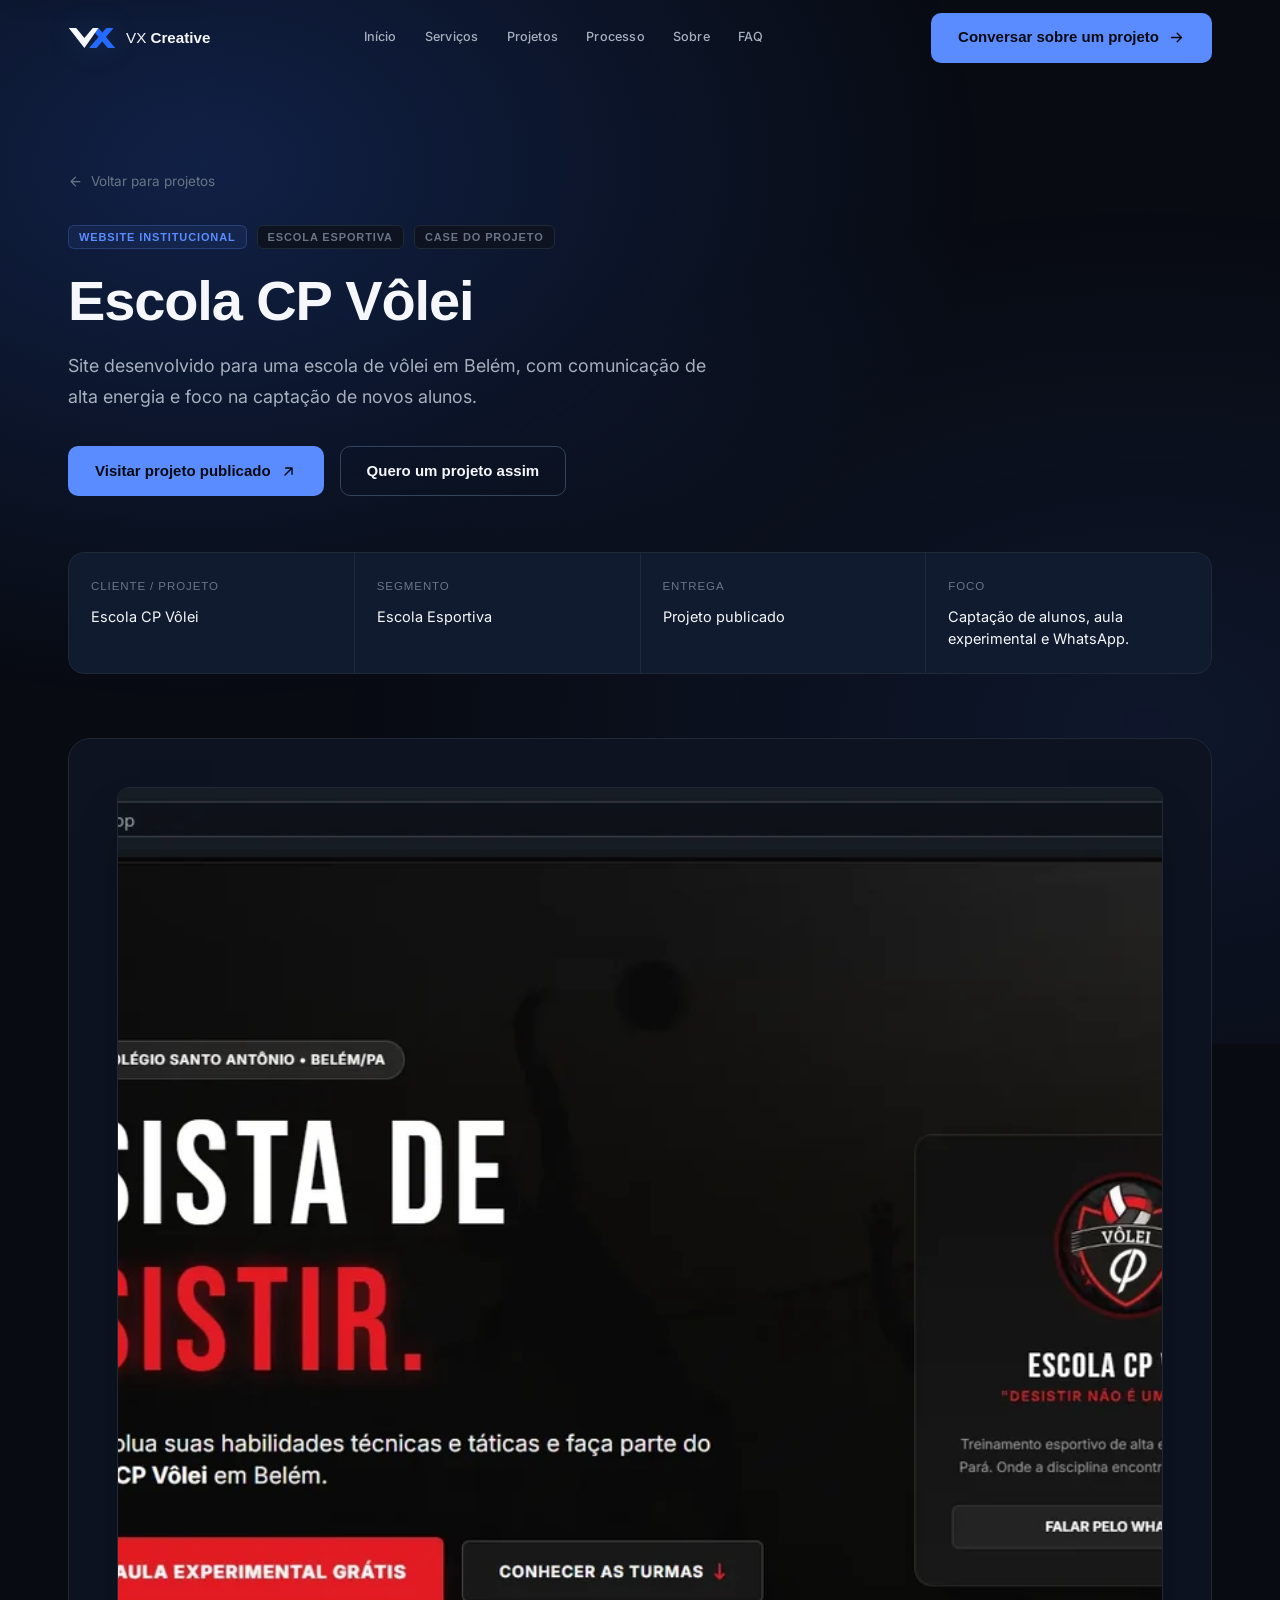
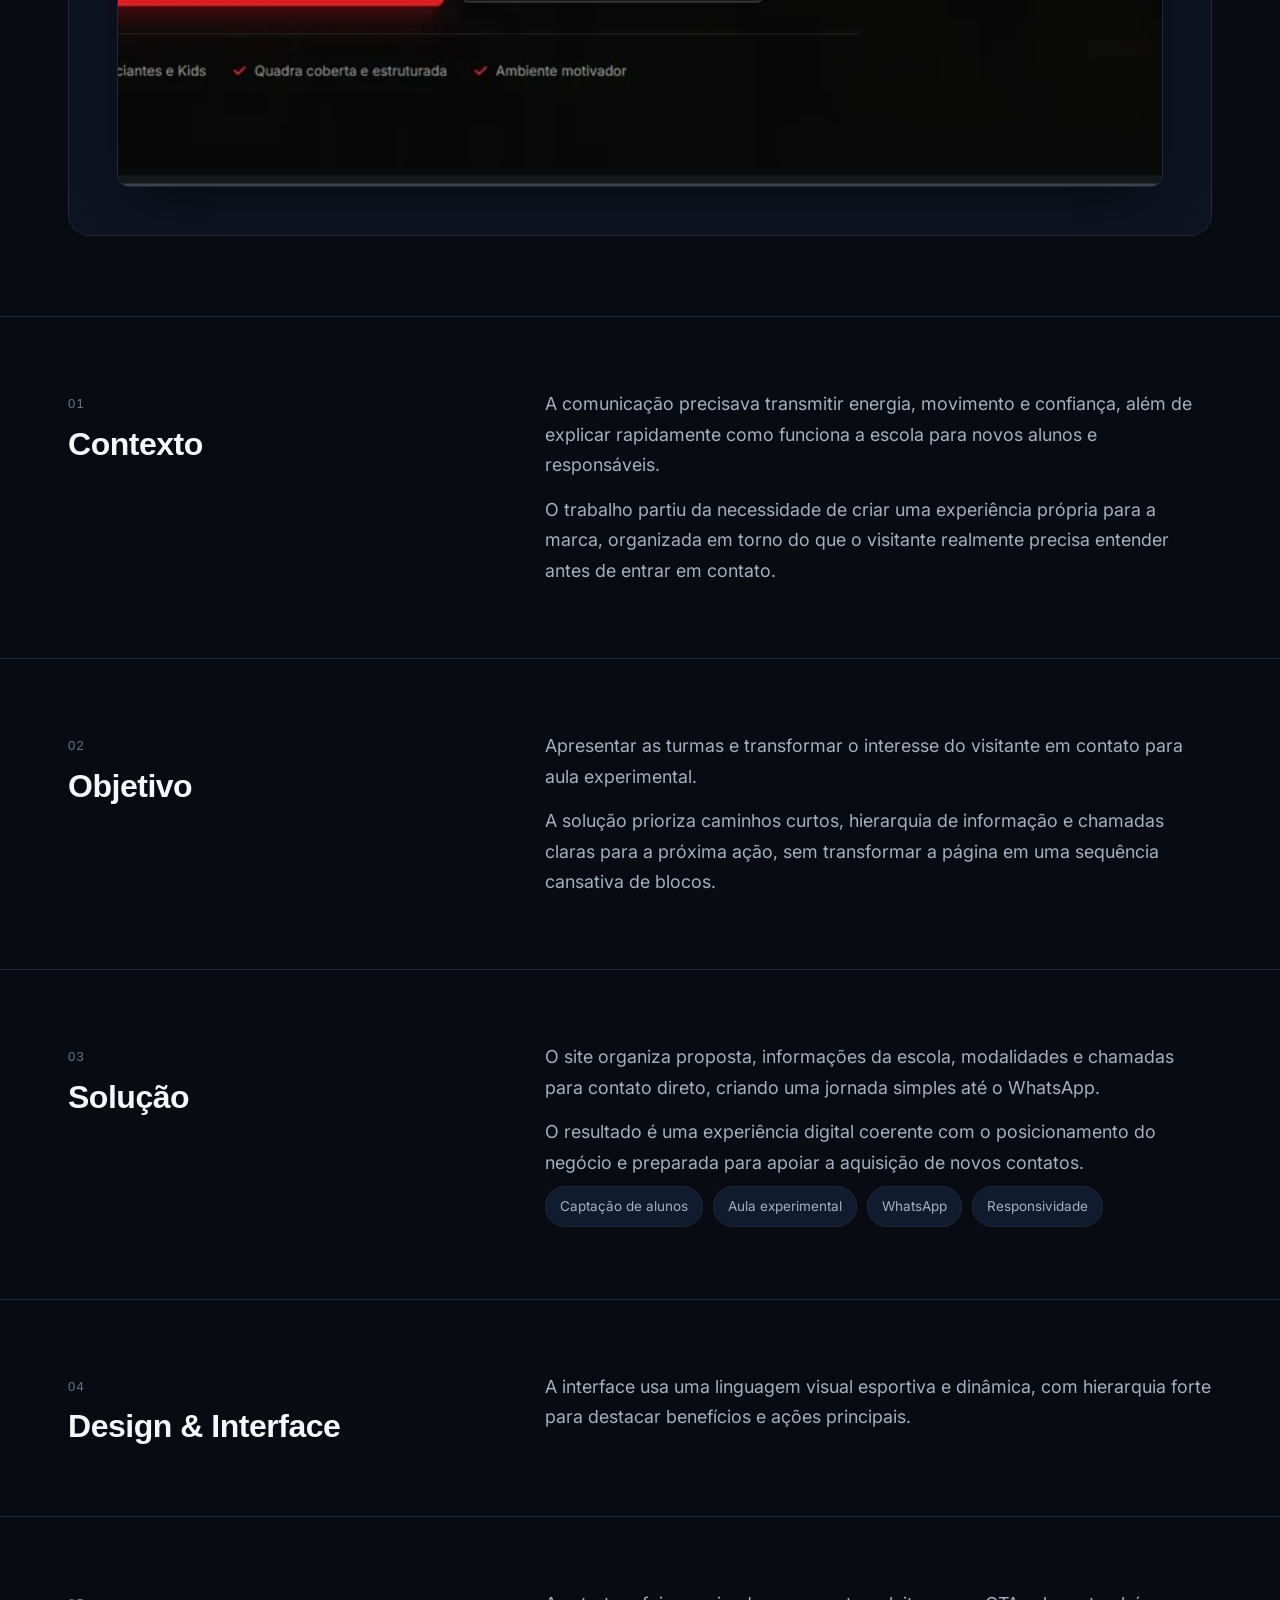
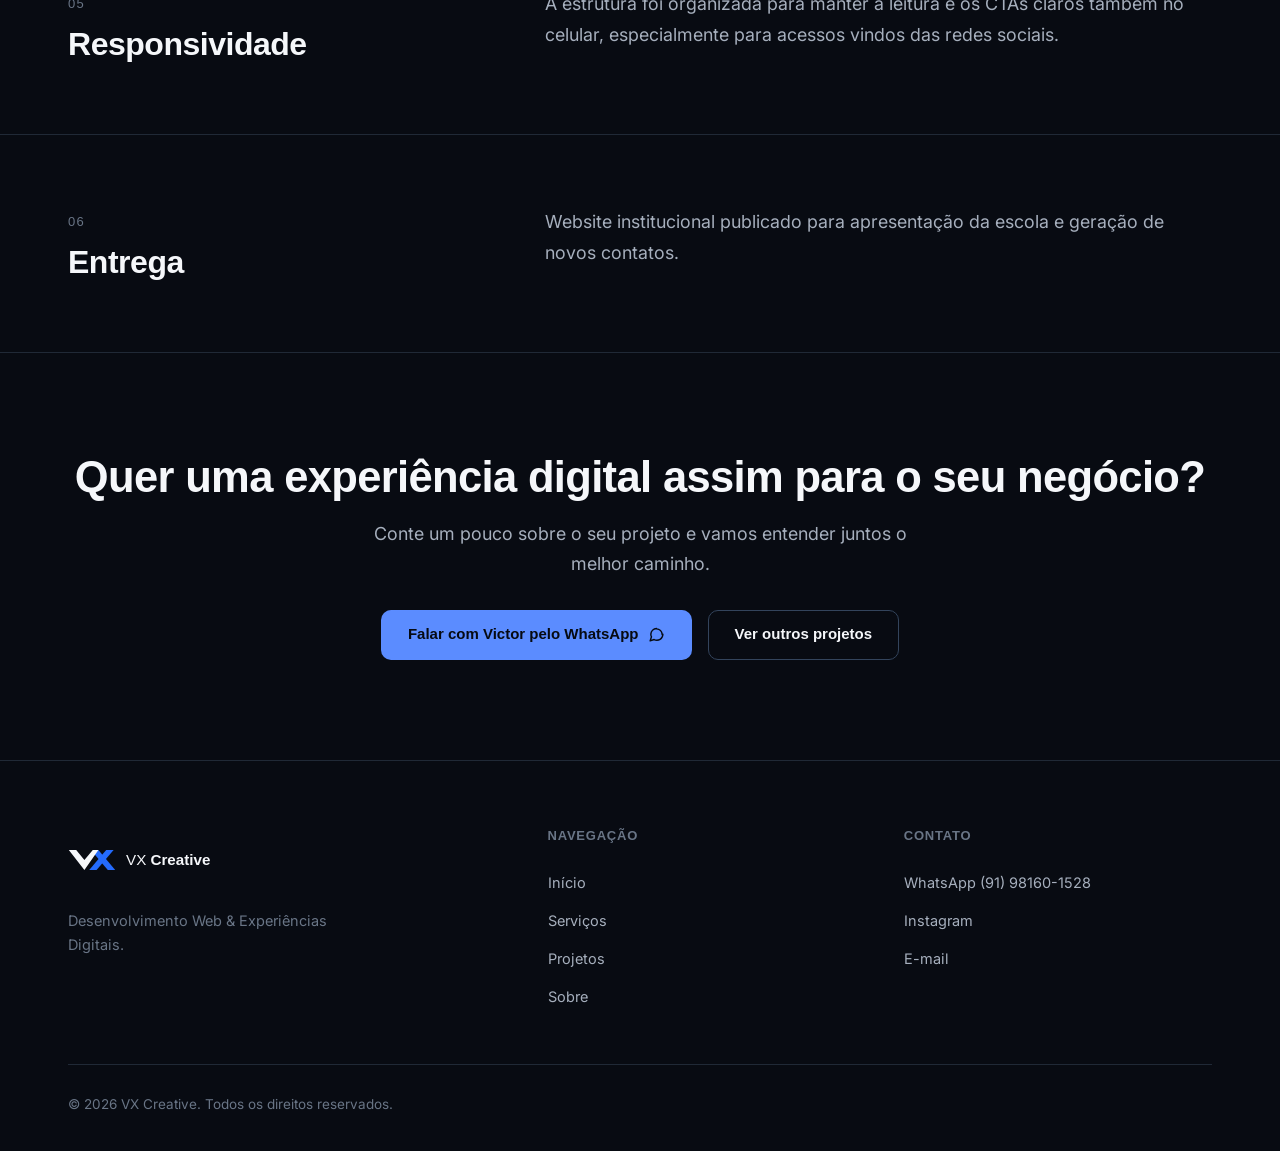
<file: cp-volei.html>
<!DOCTYPE html>
<html lang="pt-BR">
<head>
<meta charset="UTF-8">
<meta name="viewport" content="width=device-width, initial-scale=1, viewport-fit=cover">
<title>Escola CP Vôlei | Case — Victor Pamplona</title>
<meta name="description" content="Case de projeto da Escola CP Vôlei: identidade esportiva, apresentação das turmas e captação de alunos.">
<meta name="theme-color" content="#070A0F">
<link rel="icon" type="image/svg+xml" href="assets/branding/favicon-vx.svg">

<link rel="preconnect" href="https://fonts.googleapis.com">
<link rel="preconnect" href="https://fonts.gstatic.com" crossorigin>
<link rel="stylesheet" href="https://fonts.googleapis.com/css2?family=Space+Grotesk:wght@500;600;700&family=Inter:wght@400;500;600&display=swap">
<link rel="stylesheet" href="assets/css/style.css">
<link rel="canonical" href="https://vxcreative.vercel.app/cp-volei.html">
<meta property="og:url" content="https://vxcreative.vercel.app/cp-volei.html">
<meta property="og:site_name" content="VX Creative">
<meta name="twitter:card" content="summary">
<script type="application/ld+json">
{
 "@context":"https://schema.org",
 "@type":"CreativeWork",
 "name":"Escola CP Vôlei | Case — Victor Pamplona",
 "description":"Case de projeto da Escola CP Vôlei: identidade esportiva, apresentação das turmas e captação de alunos.",
 "url":"https://vxcreative.vercel.app/cp-volei.html",
 "publisher":{"@type":"Organization","name":"VX Creative","url":"https://vxcreative.vercel.app/"}
}
</script>
<meta property="og:type" content="article">
<meta property="og:title" content="Escola CP Vôlei | Case — Victor Pamplona">
<meta property="og:description" content="Case de projeto da Escola CP Vôlei: identidade esportiva, apresentação das turmas e captação de alunos.">
</head>
<body>
<a class="vx-skip-link" href="#conteudo-principal">Pular para o conteúdo</a>

<!-- ============ NAVBAR ============ -->
<header class="navbar is-scrolled" id="navbar">
  <div class="container navbar__inner">
    <a href="index.html#topo" class="navbar__logo" aria-label="VX Creative, início">
      <img decoding="async" src="assets/branding/monograma-vx.svg" alt="" width="48" height="22"><span>VX <strong>Creative</strong></span>
    </a>

    <nav class="navbar__links" aria-label="Navegação principal">
      <a href="index.html#topo">Início</a>
      <a href="index.html#servicos">Serviços</a>
      <a href="index.html#projetos">Projetos</a>
      <a href="index.html#processo">Processo</a>
      <a href="index.html#sobre">Sobre</a>
      <a href="index.html#faq">FAQ</a>
    </nav>

    <div class="navbar__cta">
      <a href="https://wa.me/5591981601528?text=Ol%C3%A1!%20Conheci%20a%20VX%20Creative%20pelo%20site%20e%20gostaria%20de%20conversar%20sobre%20um%20projeto." data-whatsapp target="_blank" rel="noopener noreferrer" class="btn btn-primary">
        <span>Conversar sobre um projeto</span>
        <svg width="16" height="16" viewBox="0 0 24 24" fill="none" stroke="currentColor" stroke-width="2" stroke-linecap="round" stroke-linejoin="round"><path d="M5 12h14M13 6l6 6-6 6"/></svg>
      </a>
      <button class="navbar__burger" id="burger" type="button" aria-controls="mobileMenu" aria-label="Abrir menu" aria-expanded="false">
        <svg viewBox="0 0 24 24" fill="none" stroke="currentColor" stroke-width="2" stroke-linecap="round" stroke-linejoin="round"><path d="M4 6h16M4 12h16M4 18h16"/></svg>
      </button>
    </div>
  </div>
</header>

<nav class="mobile-menu" id="mobileMenu" aria-label="Navegação mobile">
  <a href="index.html#topo">Início</a>
  <a href="index.html#servicos">Serviços</a>
  <a href="index.html#projetos">Projetos</a>
  <a href="index.html#processo">Processo</a>
  <a href="index.html#sobre">Sobre</a>
  <a href="index.html#faq">FAQ</a>
  <a href="https://wa.me/5591981601528?text=Ol%C3%A1!%20Conheci%20a%20VX%20Creative%20pelo%20site%20e%20gostaria%20de%20conversar%20sobre%20um%20projeto." data-whatsapp target="_blank" rel="noopener noreferrer" class="btn btn-primary btn-block">Conversar sobre um projeto</a>
</nav>

<main id="conteudo-principal">
  <section class="case-hero">
    <div class="container" data-reveal>
      <a href="index.html#projetos" class="case-back"><svg viewBox="0 0 24 24" fill="none" stroke="currentColor" stroke-width="2" stroke-linecap="round" stroke-linejoin="round"><path d="M19 12H5M12 19l-7-7 7-7"/></svg> Voltar para projetos</a>
      <div class="case-hero__meta"><span class="project-tag project-tag--blue">Website institucional</span><span class="project-tag">Escola Esportiva</span><span class="project-tag">Case do projeto</span></div>
      <h1>Escola CP Vôlei</h1>
      <p class="case-hero__lede body-lg">Site desenvolvido para uma escola de vôlei em Belém, com comunicação de alta energia e foco na captação de novos alunos.</p>
      <div class="case-hero__links"><a href="https://cpvolei.vercel.app/" target="_blank" rel="noopener" class="btn btn-primary">Visitar projeto publicado <svg width="16" height="16" viewBox="0 0 24 24" fill="none" stroke="currentColor" stroke-width="2" stroke-linecap="round" stroke-linejoin="round"><path d="M7 17L17 7M8 7h9v9"/></svg></a><a href="https://wa.me/5591981601528?text=Ol%C3%A1!%20Conheci%20a%20VX%20Creative%20pelo%20site%20e%20gostaria%20de%20conversar%20sobre%20um%20projeto." data-whatsapp target="_blank" rel="noopener noreferrer" class="btn btn-secondary">Quero um projeto assim</a></div>
      <div class="case-info">
        <div class="case-info__item"><div class="case-info__label">Cliente / projeto</div><div class="case-info__value">Escola CP Vôlei</div></div>
        <div class="case-info__item"><div class="case-info__label">Segmento</div><div class="case-info__value">Escola Esportiva</div></div>
        <div class="case-info__item"><div class="case-info__label">Entrega</div><div class="case-info__value">Projeto publicado</div></div>
        <div class="case-info__item"><div class="case-info__label">Foco</div><div class="case-info__value">Captação de alunos, aula experimental e WhatsApp.</div></div>
      </div>
      <div class="case-visual"><img width="800" height="1000" decoding="async" src="assets/images/projects/cp-volei-site.webp" alt="Projeto Escola CP Vôlei" loading="lazy"></div>
    </div>
  </section>
  <section class="case-section">
    <div class="container case-section__grid" data-reveal>
      <div><span class="case-section__num">01</span><h2>Contexto</h2></div>
      <div><p class="body-lg">A comunicação precisava transmitir energia, movimento e confiança, além de explicar rapidamente como funciona a escola para novos alunos e responsáveis.</p><p class="body-lg">O trabalho partiu da necessidade de criar uma experiência própria para a marca, organizada em torno do que o visitante realmente precisa entender antes de entrar em contato.</p></div>
    </div>
  </section>
  <section class="case-section">
    <div class="container case-section__grid" data-reveal>
      <div><span class="case-section__num">02</span><h2>Objetivo</h2></div>
      <div><p class="body-lg">Apresentar as turmas e transformar o interesse do visitante em contato para aula experimental.</p><p class="body-lg">A solução prioriza caminhos curtos, hierarquia de informação e chamadas claras para a próxima ação, sem transformar a página em uma sequência cansativa de blocos.</p></div>
    </div>
  </section>
  <section class="case-section">
    <div class="container case-section__grid" data-reveal>
      <div><span class="case-section__num">03</span><h2>Solução</h2></div>
      <div><p class="body-lg">O site organiza proposta, informações da escola, modalidades e chamadas para contato direto, criando uma jornada simples até o WhatsApp.</p><p class="body-lg">O resultado é uma experiência digital coerente com o posicionamento do negócio e preparada para apoiar a aquisição de novos contatos.</p><div class="case-taglist"><span>Captação de alunos</span><span>Aula experimental</span><span>WhatsApp</span><span>Responsividade</span></div></div>
    </div>
  </section>
  <section class="case-section">
    <div class="container case-section__grid" data-reveal>
      <div><span class="case-section__num">04</span><h2>Design &amp; Interface</h2></div>
      <div><p class="body-lg">A interface usa uma linguagem visual esportiva e dinâmica, com hierarquia forte para destacar benefícios e ações principais.</p></div>
    </div>
  </section>
  <section class="case-section">
    <div class="container case-section__grid" data-reveal>
      <div><span class="case-section__num">05</span><h2>Responsividade</h2></div>
      <div><p class="body-lg">A estrutura foi organizada para manter a leitura e os CTAs claros também no celular, especialmente para acessos vindos das redes sociais.</p></div>
    </div>
  </section>
  <section class="case-section">
    <div class="container case-section__grid" data-reveal>
      <div><span class="case-section__num">06</span><h2>Entrega</h2></div>
      <div><p class="body-lg">Website institucional publicado para apresentação da escola e geração de novos contatos.</p></div>
    </div>
  </section>
  <section class="case-cta"><div class="container" data-reveal><h2>Quer uma experiência digital assim para o seu negócio?</h2><p class="body-lg" style="max-width:560px; margin:16px auto 0;">Conte um pouco sobre o seu projeto e vamos entender juntos o melhor caminho.</p><div class="case-cta__actions"><a href="https://wa.me/5591981601528?text=Ol%C3%A1!%20Conheci%20a%20VX%20Creative%20pelo%20site%20e%20gostaria%20de%20conversar%20sobre%20um%20projeto." data-whatsapp target="_blank" rel="noopener noreferrer" class="btn btn-primary">Falar com Victor pelo WhatsApp <svg width="16" height="16" viewBox="0 0 24 24" fill="none" stroke="currentColor" stroke-width="2" stroke-linecap="round" stroke-linejoin="round"><path d="M21 11.5a8.38 8.38 0 01-.9 3.8 8.5 8.5 0 01-7.6 4.7 8.38 8.38 0 01-3.8-.9L3 21l1.9-5.7a8.38 8.38 0 01-.9-3.8 8.5 8.5 0 018-8v.5a8.48 8.48 0 018 8v.5z"/></svg></a><a href="index.html#projetos" class="btn btn-secondary">Ver outros projetos</a></div></div></section>
</main>


<!-- ============ RODAPÉ ============ -->
<footer class="footer">
  <div class="container">
    <div class="footer__top">
      <div>
        <a href="index.html#topo" class="footer__logo" aria-label="VX Creative, início">
          <img decoding="async" src="assets/branding/monograma-vx.svg" alt="" width="48" height="22"><span>VX <strong>Creative</strong></span>
        </a>
        <p class="footer__desc small">Desenvolvimento Web &amp; Experiências Digitais.</p>
      </div>
      <div class="footer__col">
        <h4>Navegação</h4>
        <a href="index.html#topo">Início</a>
        <a href="index.html#servicos">Serviços</a>
        <a href="index.html#projetos">Projetos</a>
        <a href="index.html#sobre">Sobre</a>
      </div>
      <div class="footer__col">
        <h4>Contato</h4>
        <a href="https://wa.me/5591981601528?text=Ol%C3%A1!%20Conheci%20a%20VX%20Creative%20pelo%20site%20e%20gostaria%20de%20conversar%20sobre%20um%20projeto." data-whatsapp>WhatsApp (91) 98160-1528</a>
        <a href="https://www.instagram.com/vxcreative_/" data-instagram>Instagram</a>
        <a href="mailto:victorpamplona6@gmail.com" data-email>E-mail</a>
      </div>
    </div>
    <div class="footer__bottom">
      <span class="small">© 2026 VX Creative. Todos os direitos reservados.</span>
    </div>
  </div>
</footer>

<script src="assets/js/script.js" defer></script>
</body>
</html>
</file>
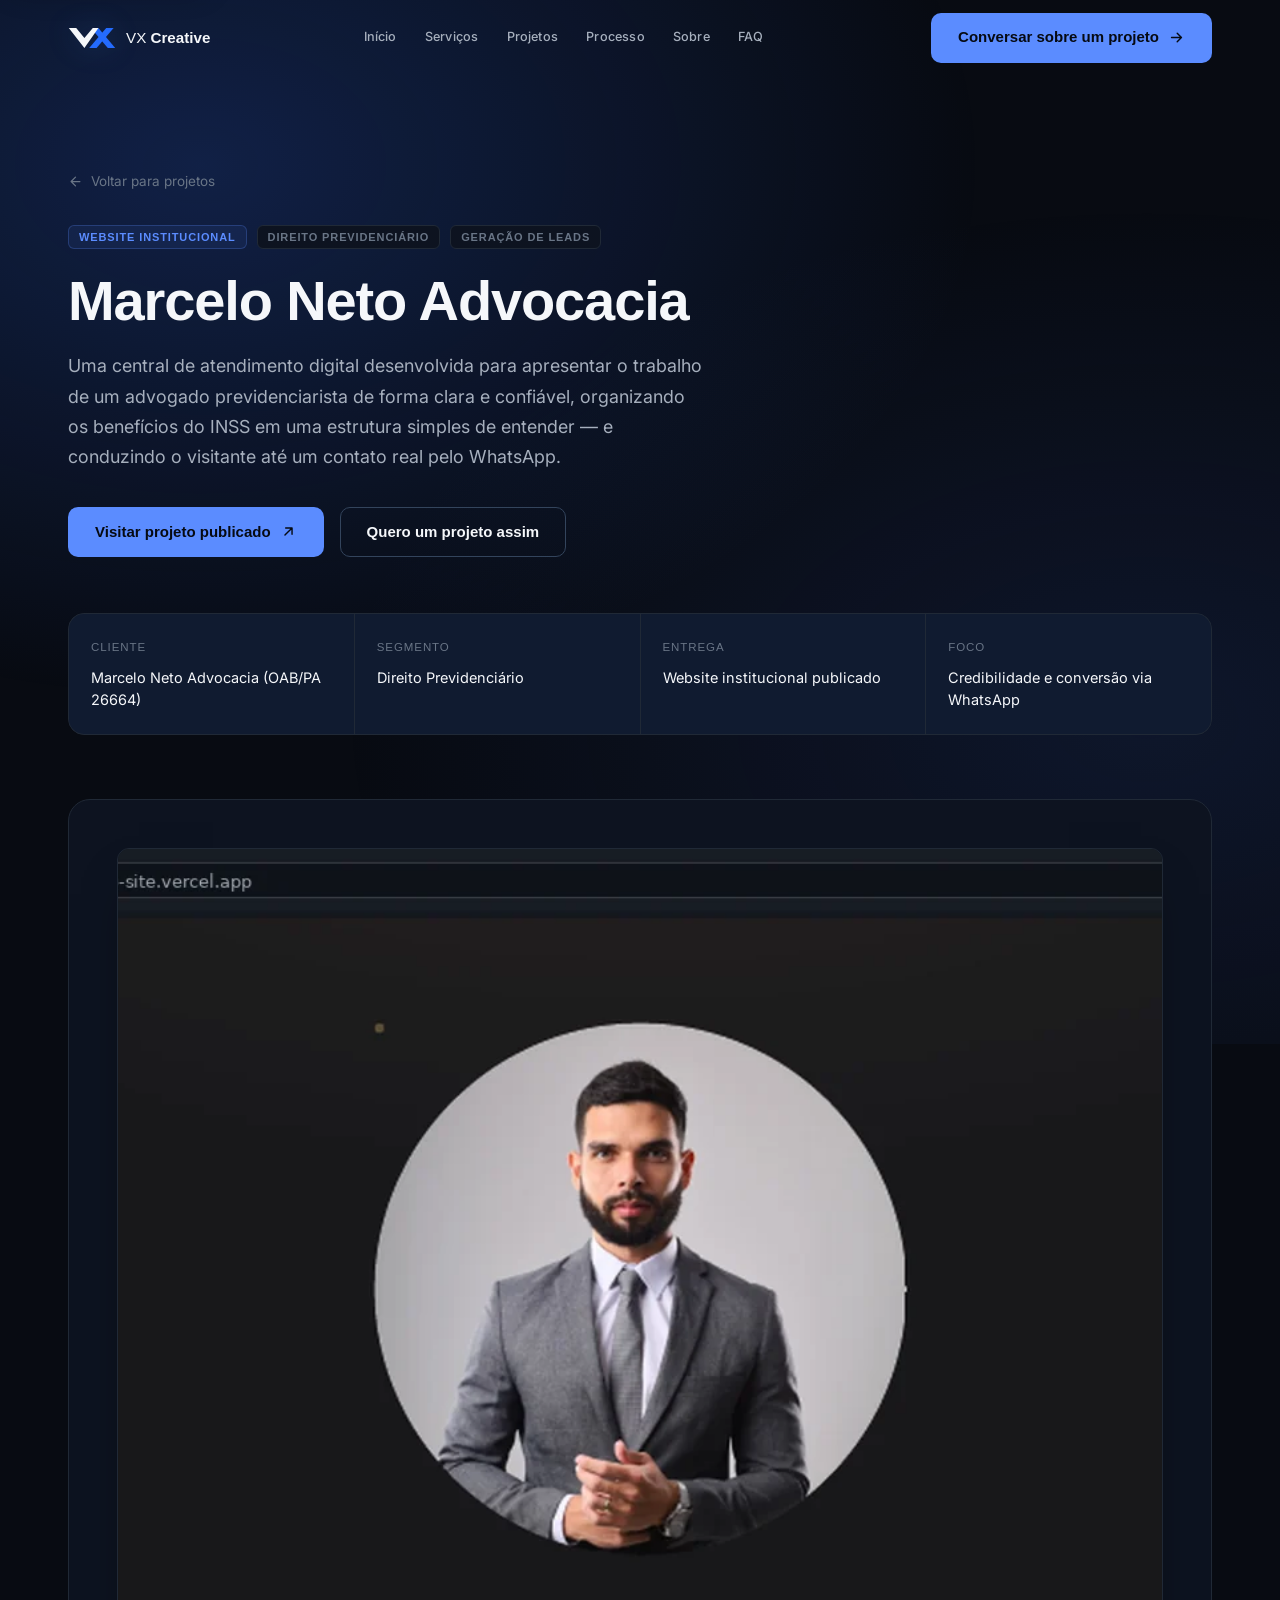
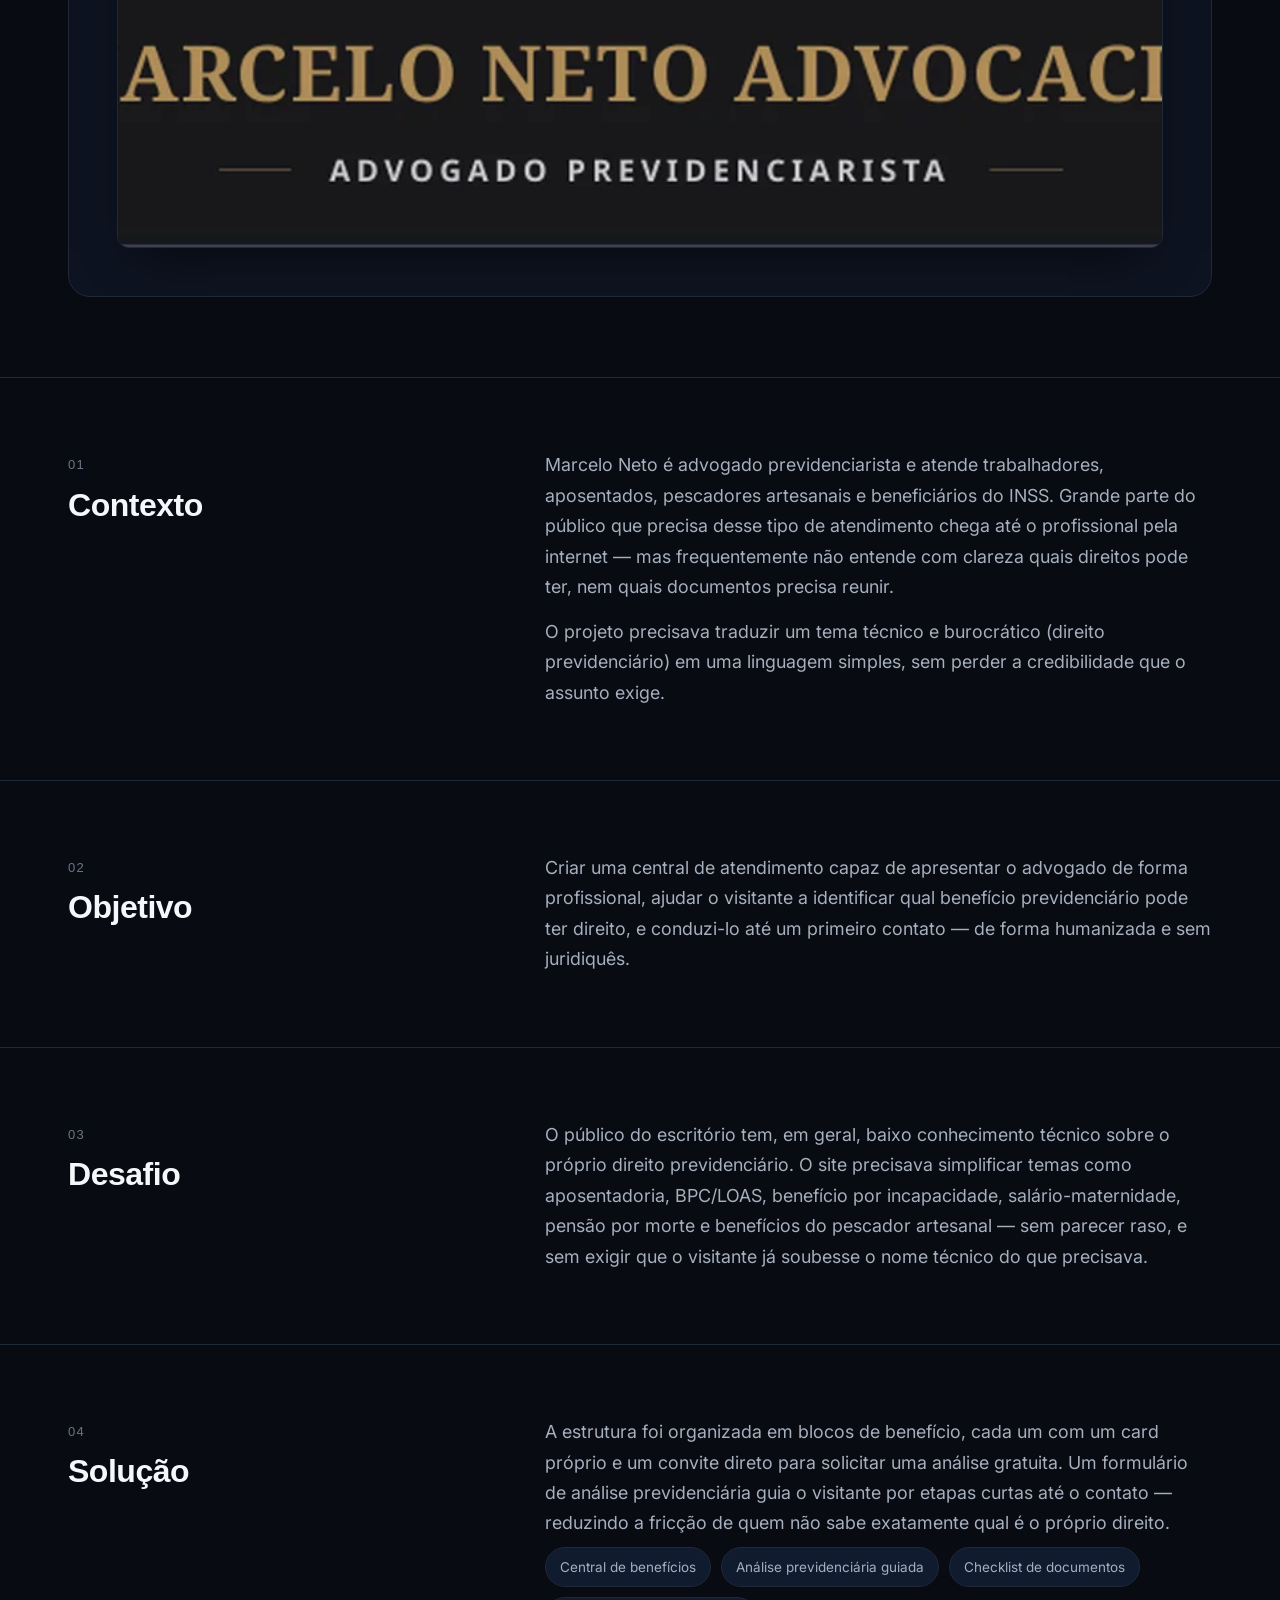
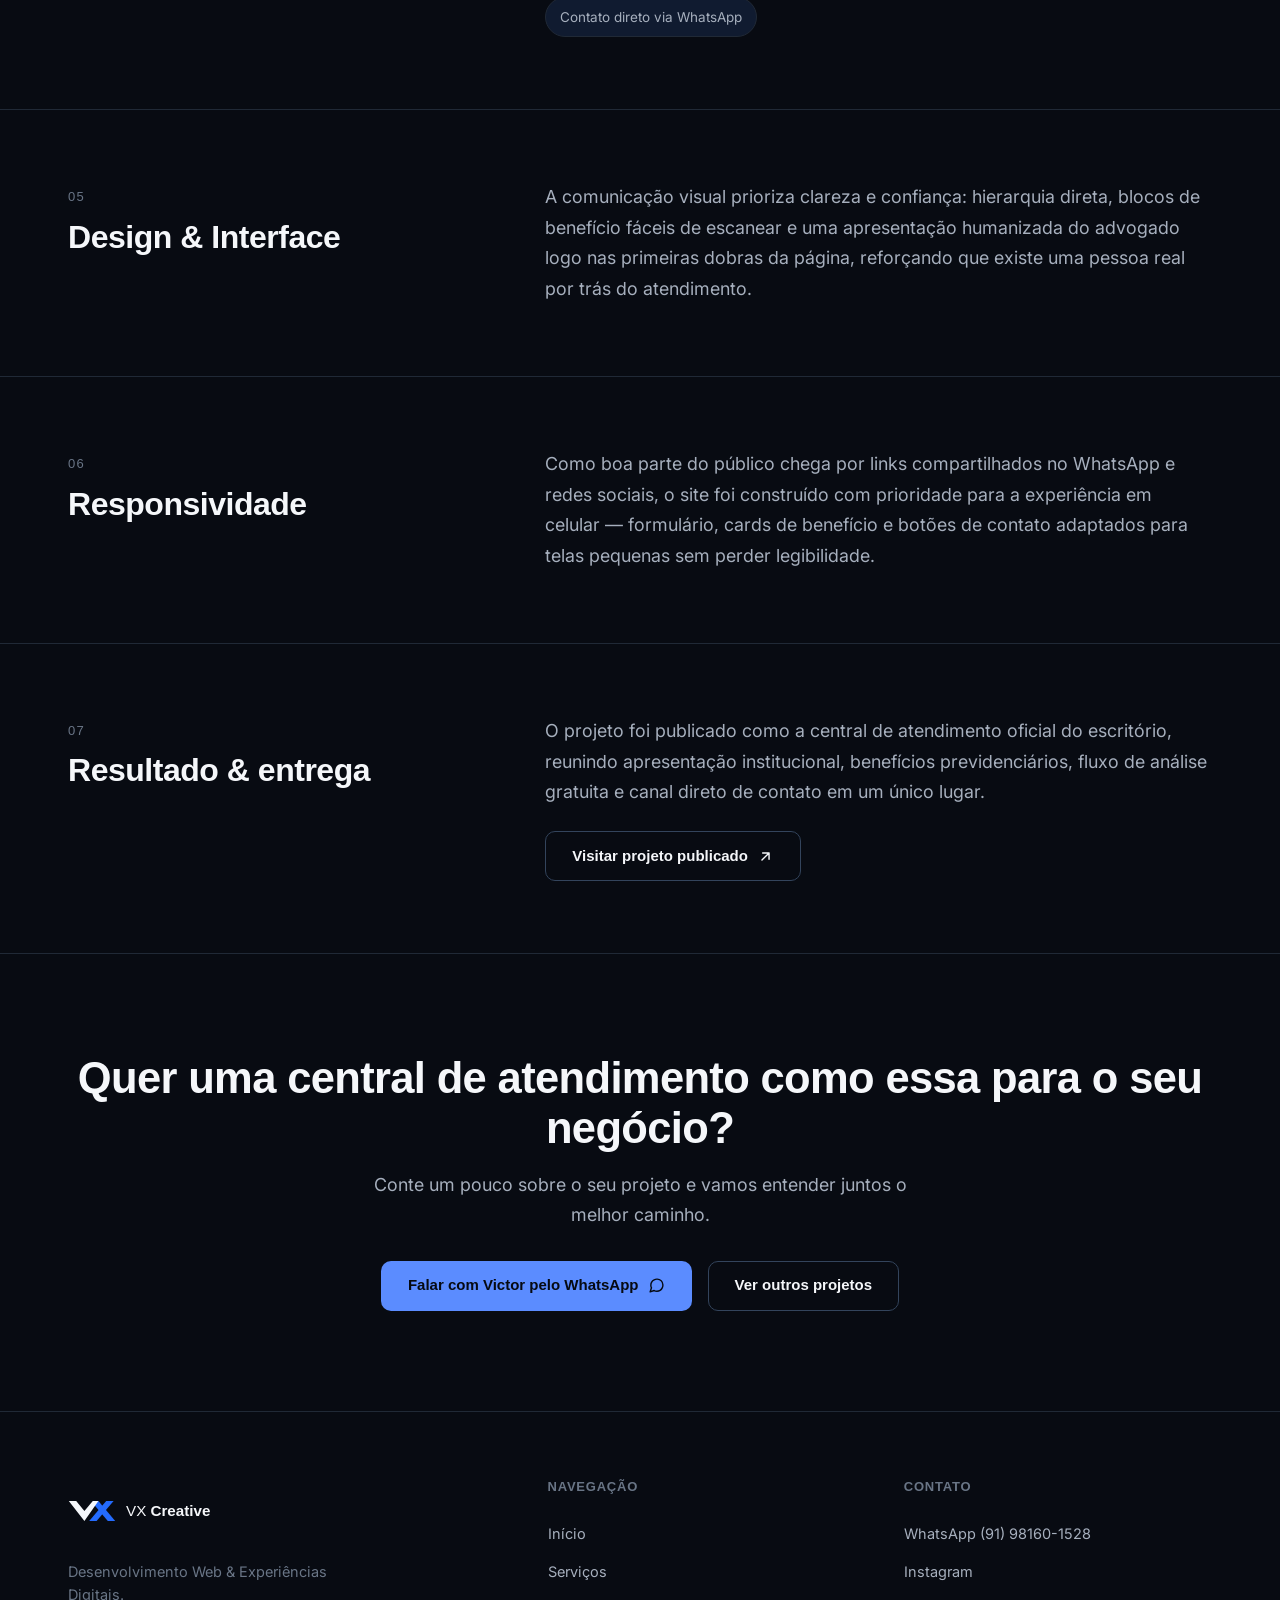
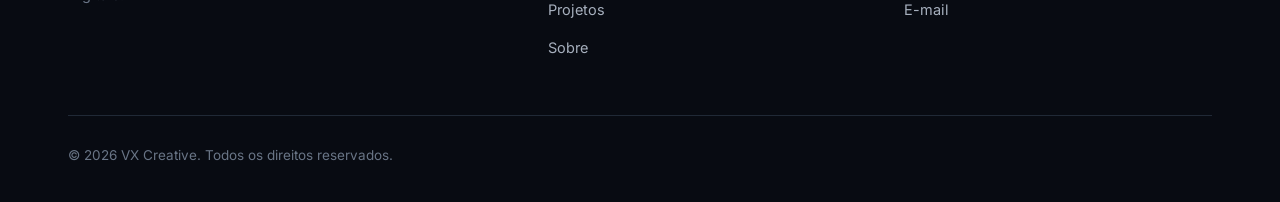
<file: marcelo-neto-advocacia.html>
<!DOCTYPE html>
<html lang="pt-BR">
<head>
<meta charset="UTF-8">
<meta name="viewport" content="width=device-width, initial-scale=1, viewport-fit=cover">
<title>Marcelo Neto Advocacia — Case | VX Creative</title>
<meta name="description" content="Como foi desenvolvida a central de atendimento digital de Marcelo Neto Advocacia: contexto, objetivo, solução e resultado do projeto.">
<meta name="theme-color" content="#070A0F">
<link rel="icon" type="image/svg+xml" href="assets/branding/favicon-vx.svg">

<link rel="preconnect" href="https://fonts.googleapis.com">
<link rel="preconnect" href="https://fonts.gstatic.com" crossorigin>
<link rel="stylesheet" href="https://fonts.googleapis.com/css2?family=Space+Grotesk:wght@500;600;700&family=Inter:wght@400;500;600&display=swap">
<link rel="stylesheet" href="assets/css/style.css">
<link rel="canonical" href="https://vxcreative.vercel.app/marcelo-neto-advocacia.html">
<meta property="og:url" content="https://vxcreative.vercel.app/marcelo-neto-advocacia.html">
<meta property="og:site_name" content="VX Creative">
<meta name="twitter:card" content="summary">
<script type="application/ld+json">
{
 "@context":"https://schema.org",
 "@type":"CreativeWork",
 "name":"Marcelo Neto Advocacia — Case | VX Creative",
 "description":"Como foi desenvolvida a central de atendimento digital de Marcelo Neto Advocacia: contexto, objetivo, solução e resultado do projeto.",
 "url":"https://vxcreative.vercel.app/marcelo-neto-advocacia.html",
 "publisher":{"@type":"Organization","name":"VX Creative","url":"https://vxcreative.vercel.app/"}
}
</script>
<meta property="og:type" content="article">
<meta property="og:title" content="Marcelo Neto Advocacia — Case | VX Creative">
<meta property="og:description" content="Como foi desenvolvida a central de atendimento digital de Marcelo Neto Advocacia: contexto, objetivo, solução e resultado do projeto.">
</head>
<body>
<a class="vx-skip-link" href="#conteudo-principal">Pular para o conteúdo</a>

<!-- ============ NAVBAR ============ -->
<header class="navbar is-scrolled" id="navbar">
  <div class="container navbar__inner">
    <a href="index.html#topo" class="navbar__logo" aria-label="VX Creative, início">
      <img decoding="async" src="assets/branding/monograma-vx.svg" alt="" width="48" height="22"><span>VX <strong>Creative</strong></span>
    </a>

    <nav class="navbar__links" aria-label="Navegação principal">
      <a href="index.html#topo">Início</a>
      <a href="index.html#servicos">Serviços</a>
      <a href="index.html#projetos">Projetos</a>
      <a href="index.html#processo">Processo</a>
      <a href="index.html#sobre">Sobre</a>
      <a href="index.html#faq">FAQ</a>
    </nav>

    <div class="navbar__cta">
      <a href="https://wa.me/5591981601528?text=Ol%C3%A1!%20Conheci%20a%20VX%20Creative%20pelo%20site%20e%20gostaria%20de%20conversar%20sobre%20um%20projeto." data-whatsapp target="_blank" rel="noopener noreferrer" class="btn btn-primary">
        <span>Conversar sobre um projeto</span>
        <svg width="16" height="16" viewBox="0 0 24 24" fill="none" stroke="currentColor" stroke-width="2" stroke-linecap="round" stroke-linejoin="round"><path d="M5 12h14M13 6l6 6-6 6"/></svg>
      </a>
      <button class="navbar__burger" id="burger" type="button" aria-controls="mobileMenu" aria-label="Abrir menu" aria-expanded="false">
        <svg viewBox="0 0 24 24" fill="none" stroke="currentColor" stroke-width="2" stroke-linecap="round" stroke-linejoin="round"><path d="M4 6h16M4 12h16M4 18h16"/></svg>
      </button>
    </div>
  </div>
</header>

<nav class="mobile-menu" id="mobileMenu" aria-label="Navegação mobile">
  <a href="index.html#topo">Início</a>
  <a href="index.html#servicos">Serviços</a>
  <a href="index.html#projetos">Projetos</a>
  <a href="index.html#processo">Processo</a>
  <a href="index.html#sobre">Sobre</a>
  <a href="index.html#faq">FAQ</a>
  <a href="https://wa.me/5591981601528?text=Ol%C3%A1!%20Conheci%20a%20VX%20Creative%20pelo%20site%20e%20gostaria%20de%20conversar%20sobre%20um%20projeto." data-whatsapp target="_blank" rel="noopener noreferrer" class="btn btn-primary btn-block">Conversar sobre um projeto</a>
</nav>

<main id="conteudo-principal">

  <!-- ============ CASE HERO ============ -->
  <section class="case-hero">
    <div class="container" data-reveal>
      <a href="index.html#projetos" class="case-back">
        <svg viewBox="0 0 24 24" fill="none" stroke="currentColor" stroke-width="2" stroke-linecap="round" stroke-linejoin="round"><path d="M19 12H5M12 19l-7-7 7-7"/></svg>
        Voltar para projetos
      </a>

      <div class="case-hero__meta">
        <span class="project-tag project-tag--blue">Website institucional</span>
        <span class="project-tag">Direito Previdenciário</span>
        <span class="project-tag">Geração de leads</span>
      </div>

      <h1>Marcelo Neto Advocacia</h1>
      <p class="case-hero__lede body-lg">Uma central de atendimento digital desenvolvida para apresentar o trabalho de um advogado previdenciarista de forma clara e confiável, organizando os benefícios do INSS em uma estrutura simples de entender — e conduzindo o visitante até um contato real pelo WhatsApp.</p>

      <div class="case-hero__links">
        <a href="https://advmarceloneto-site.vercel.app/" target="_blank" rel="noopener" class="btn btn-primary">
          Visitar projeto publicado
          <svg width="16" height="16" viewBox="0 0 24 24" fill="none" stroke="currentColor" stroke-width="2" stroke-linecap="round" stroke-linejoin="round"><path d="M7 17L17 7M8 7h9v9"/></svg>
        </a>
        <a href="https://wa.me/5591981601528?text=Ol%C3%A1!%20Conheci%20a%20VX%20Creative%20pelo%20site%20e%20gostaria%20de%20conversar%20sobre%20um%20projeto." data-whatsapp target="_blank" rel="noopener noreferrer" class="btn btn-secondary">Quero um projeto assim</a>
      </div>

      <div class="case-info">
        <div class="case-info__item">
          <div class="case-info__label">Cliente</div>
          <div class="case-info__value">Marcelo Neto Advocacia (OAB/PA 26664)</div>
        </div>
        <div class="case-info__item">
          <div class="case-info__label">Segmento</div>
          <div class="case-info__value">Direito Previdenciário</div>
        </div>
        <div class="case-info__item">
          <div class="case-info__label">Entrega</div>
          <div class="case-info__value">Website institucional publicado</div>
        </div>
        <div class="case-info__item">
          <div class="case-info__label">Foco</div>
          <div class="case-info__value">Credibilidade e conversão via WhatsApp</div>
        </div>
      </div>

      <div class="case-visual">
        <img width="800" height="1000" decoding="async" src="assets/images/projects/marcelo-site.webp" alt="Captura de tela do site Marcelo Neto Advocacia" loading="lazy">
      </div>
    </div>
  </section>

  <!-- ============ CONTEXTO ============ -->
  <section class="case-section">
    <div class="container case-section__grid" data-reveal>
      <div><span class="case-section__num">01</span><h2>Contexto</h2></div>
      <div>
        <p class="body-lg">Marcelo Neto é advogado previdenciarista e atende trabalhadores, aposentados, pescadores artesanais e beneficiários do INSS. Grande parte do público que precisa desse tipo de atendimento chega até o profissional pela internet — mas frequentemente não entende com clareza quais direitos pode ter, nem quais documentos precisa reunir.</p>
        <p class="body-lg">O projeto precisava traduzir um tema técnico e burocrático (direito previdenciário) em uma linguagem simples, sem perder a credibilidade que o assunto exige.</p>
      </div>
    </div>
  </section>

  <!-- ============ OBJETIVO ============ -->
  <section class="case-section">
    <div class="container case-section__grid" data-reveal>
      <div><span class="case-section__num">02</span><h2>Objetivo</h2></div>
      <div>
        <p class="body-lg">Criar uma central de atendimento capaz de apresentar o advogado de forma profissional, ajudar o visitante a identificar qual benefício previdenciário pode ter direito, e conduzi-lo até um primeiro contato — de forma humanizada e sem juridiquês.</p>
      </div>
    </div>
  </section>

  <!-- ============ DESAFIO ============ -->
  <section class="case-section">
    <div class="container case-section__grid" data-reveal>
      <div><span class="case-section__num">03</span><h2>Desafio</h2></div>
      <div>
        <p class="body-lg">O público do escritório tem, em geral, baixo conhecimento técnico sobre o próprio direito previdenciário. O site precisava simplificar temas como aposentadoria, BPC/LOAS, benefício por incapacidade, salário-maternidade, pensão por morte e benefícios do pescador artesanal — sem parecer raso, e sem exigir que o visitante já soubesse o nome técnico do que precisava.</p>
      </div>
    </div>
  </section>

  <!-- ============ SOLUÇÃO ============ -->
  <section class="case-section">
    <div class="container case-section__grid" data-reveal>
      <div><span class="case-section__num">04</span><h2>Solução</h2></div>
      <div>
        <p class="body-lg">A estrutura foi organizada em blocos de benefício, cada um com um card próprio e um convite direto para solicitar uma análise gratuita. Um formulário de análise previdenciária guia o visitante por etapas curtas até o contato — reduzindo a fricção de quem não sabe exatamente qual é o próprio direito.</p>
        <div class="case-taglist">
          <span>Central de benefícios</span>
          <span>Análise previdenciária guiada</span>
          <span>Checklist de documentos</span>
          <span>Contato direto via WhatsApp</span>
        </div>
      </div>
    </div>
  </section>

  <!-- ============ DESIGN & INTERFACE ============ -->
  <section class="case-section">
    <div class="container case-section__grid" data-reveal>
      <div><span class="case-section__num">05</span><h2>Design &amp; Interface</h2></div>
      <div>
        <p class="body-lg">A comunicação visual prioriza clareza e confiança: hierarquia direta, blocos de benefício fáceis de escanear e uma apresentação humanizada do advogado logo nas primeiras dobras da página, reforçando que existe uma pessoa real por trás do atendimento.</p>
      </div>
    </div>
  </section>

  <!-- ============ RESPONSIVIDADE ============ -->
  <section class="case-section">
    <div class="container case-section__grid" data-reveal>
      <div><span class="case-section__num">06</span><h2>Responsividade</h2></div>
      <div>
        <p class="body-lg">Como boa parte do público chega por links compartilhados no WhatsApp e redes sociais, o site foi construído com prioridade para a experiência em celular — formulário, cards de benefício e botões de contato adaptados para telas pequenas sem perder legibilidade.</p>
      </div>
    </div>
  </section>

  <!-- ============ RESULTADO / ENTREGA ============ -->
  <section class="case-section">
    <div class="container case-section__grid" data-reveal>
      <div><span class="case-section__num">07</span><h2>Resultado &amp; entrega</h2></div>
      <div>
        <p class="body-lg">O projeto foi publicado como a central de atendimento oficial do escritório, reunindo apresentação institucional, benefícios previdenciários, fluxo de análise gratuita e canal direto de contato em um único lugar.</p>
        <a href="https://advmarceloneto-site.vercel.app/" target="_blank" rel="noopener" class="btn btn-secondary" style="margin-top:24px;">
          Visitar projeto publicado
          <svg width="16" height="16" viewBox="0 0 24 24" fill="none" stroke="currentColor" stroke-width="2" stroke-linecap="round" stroke-linejoin="round"><path d="M7 17L17 7M8 7h9v9"/></svg>
        </a>
      </div>
    </div>
  </section>

  <!-- ============ CTA ============ -->
  <section class="case-cta">
    <div class="container" data-reveal>
      <h2>Quer uma central de atendimento como essa para o seu negócio?</h2>
      <p class="body-lg" style="max-width:560px; margin:16px auto 0;">Conte um pouco sobre o seu projeto e vamos entender juntos o melhor caminho.</p>
      <div class="case-cta__actions">
        <a href="https://wa.me/5591981601528?text=Ol%C3%A1!%20Conheci%20a%20VX%20Creative%20pelo%20site%20e%20gostaria%20de%20conversar%20sobre%20um%20projeto." data-whatsapp target="_blank" rel="noopener noreferrer" class="btn btn-primary">
          Falar com Victor pelo WhatsApp
          <svg width="16" height="16" viewBox="0 0 24 24" fill="none" stroke="currentColor" stroke-width="2" stroke-linecap="round" stroke-linejoin="round"><path d="M21 11.5a8.38 8.38 0 01-.9 3.8 8.5 8.5 0 01-7.6 4.7 8.38 8.38 0 01-3.8-.9L3 21l1.9-5.7a8.38 8.38 0 01-.9-3.8 8.5 8.5 0 014.7-7.6 8.38 8.38 0 013.8-.9h.5a8.48 8.48 0 018 8v.5z"/></svg>
        </a>
        <a href="index.html#projetos" class="btn btn-secondary">Ver outros projetos</a>
      </div>
    </div>
  </section>

</main>

<!-- ============ RODAPÉ ============ -->
<footer class="footer">
  <div class="container">
    <div class="footer__top">
      <div>
        <a href="index.html#topo" class="footer__logo" aria-label="VX Creative, início">
          <img decoding="async" src="assets/branding/monograma-vx.svg" alt="" width="48" height="22"><span>VX <strong>Creative</strong></span>
        </a>
        <p class="footer__desc small">Desenvolvimento Web &amp; Experiências Digitais.</p>
      </div>
      <div class="footer__col">
        <h4>Navegação</h4>
        <a href="index.html#topo">Início</a>
        <a href="index.html#servicos">Serviços</a>
        <a href="index.html#projetos">Projetos</a>
        <a href="index.html#sobre">Sobre</a>
      </div>
      <div class="footer__col">
        <h4>Contato</h4>
        <a href="https://wa.me/5591981601528?text=Ol%C3%A1!%20Conheci%20a%20VX%20Creative%20pelo%20site%20e%20gostaria%20de%20conversar%20sobre%20um%20projeto." data-whatsapp>WhatsApp (91) 98160-1528</a>
        <a href="https://www.instagram.com/vxcreative_/" data-instagram>Instagram</a>
        <a href="mailto:victorpamplona6@gmail.com" data-email>E-mail</a>
      </div>
    </div>
    <div class="footer__bottom">
      <span class="small">© 2026 VX Creative. Todos os direitos reservados.</span>
    </div>
  </div>
</footer>

<script src="assets/js/script.js" defer></script>
</body>
</html>
</file>
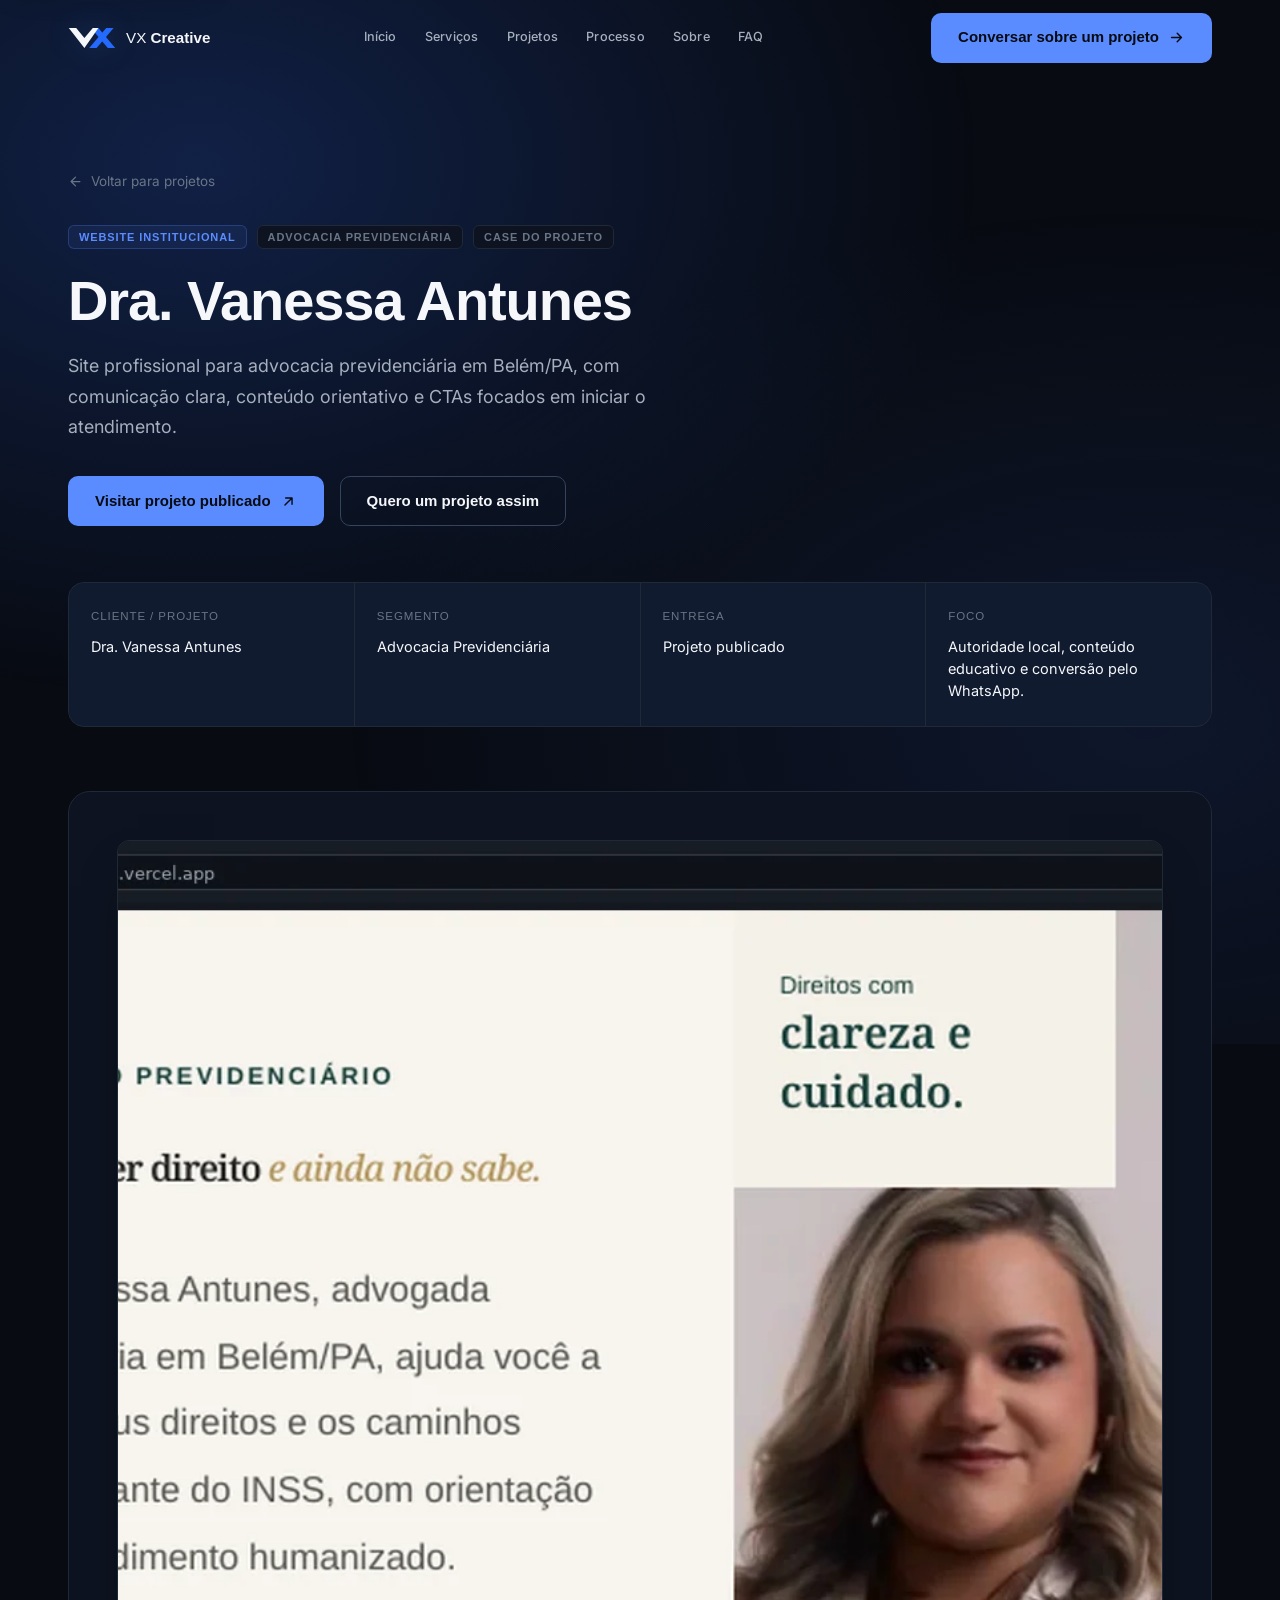
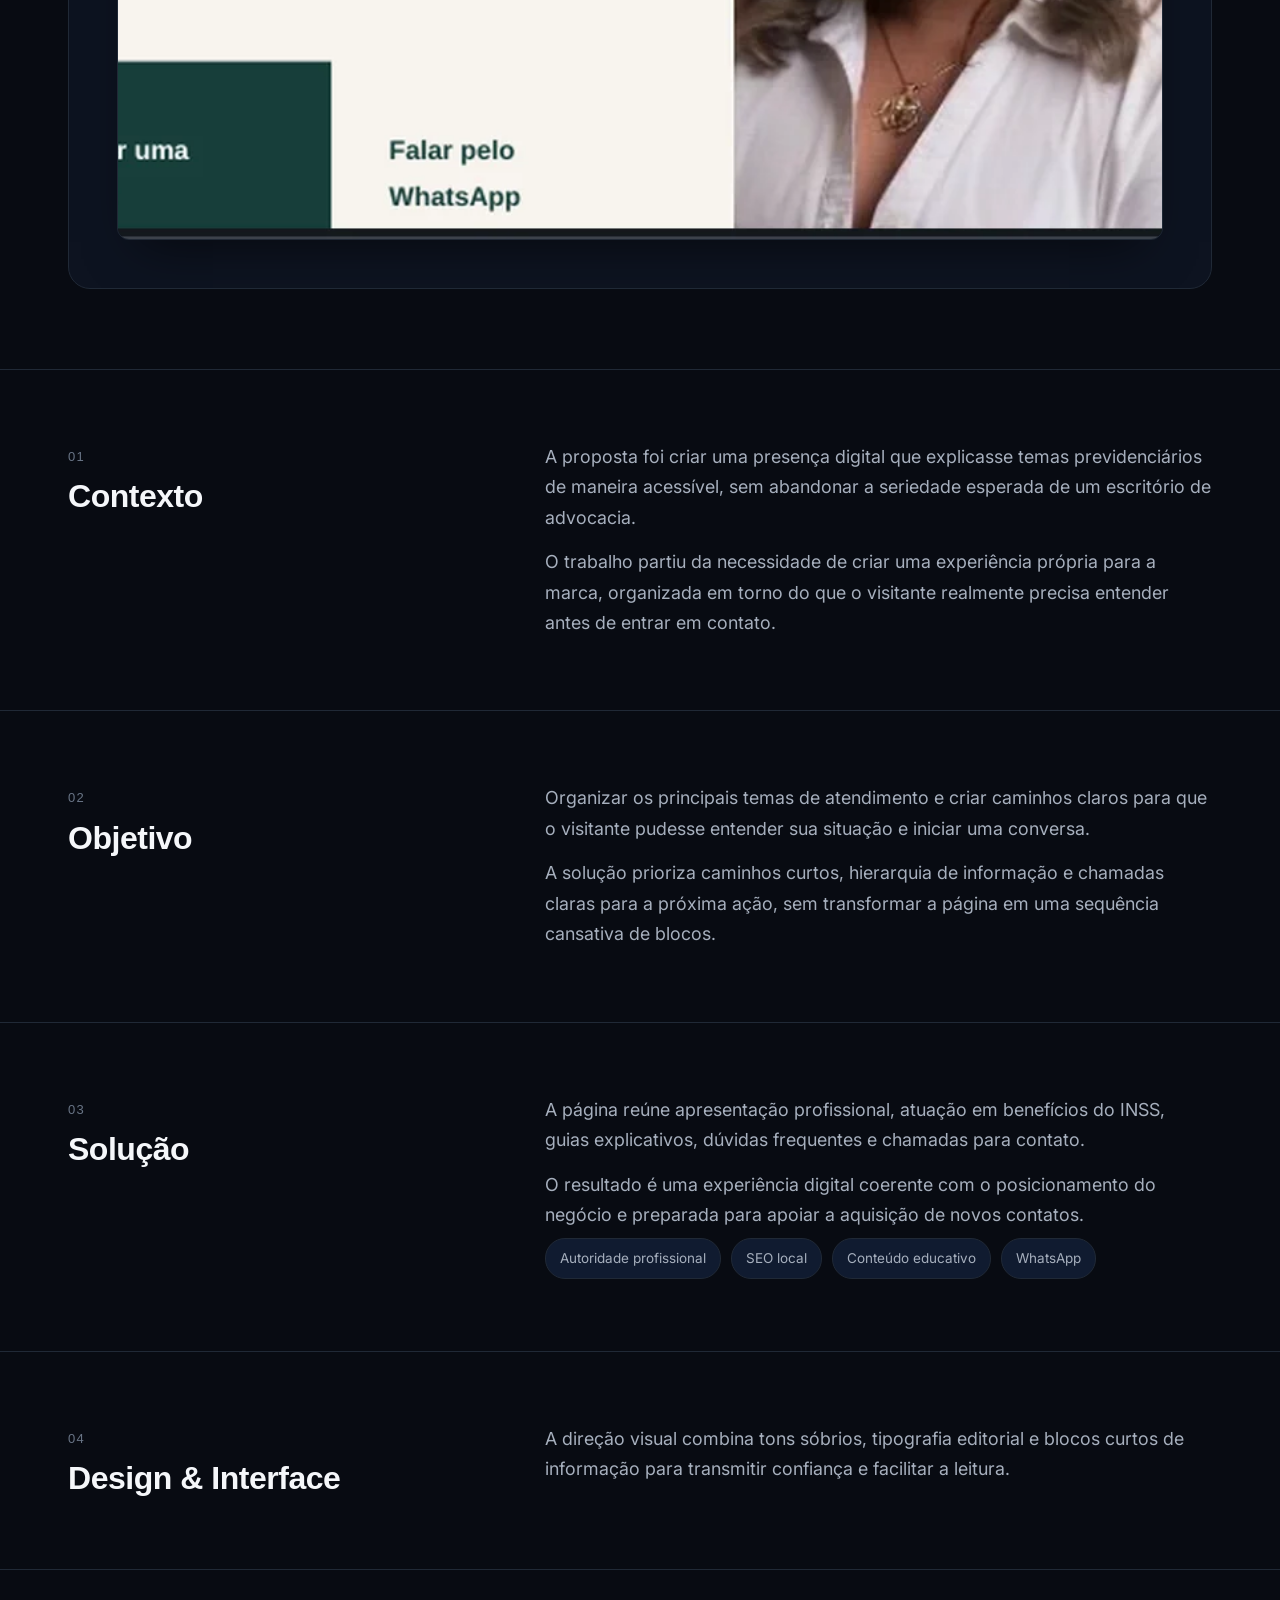
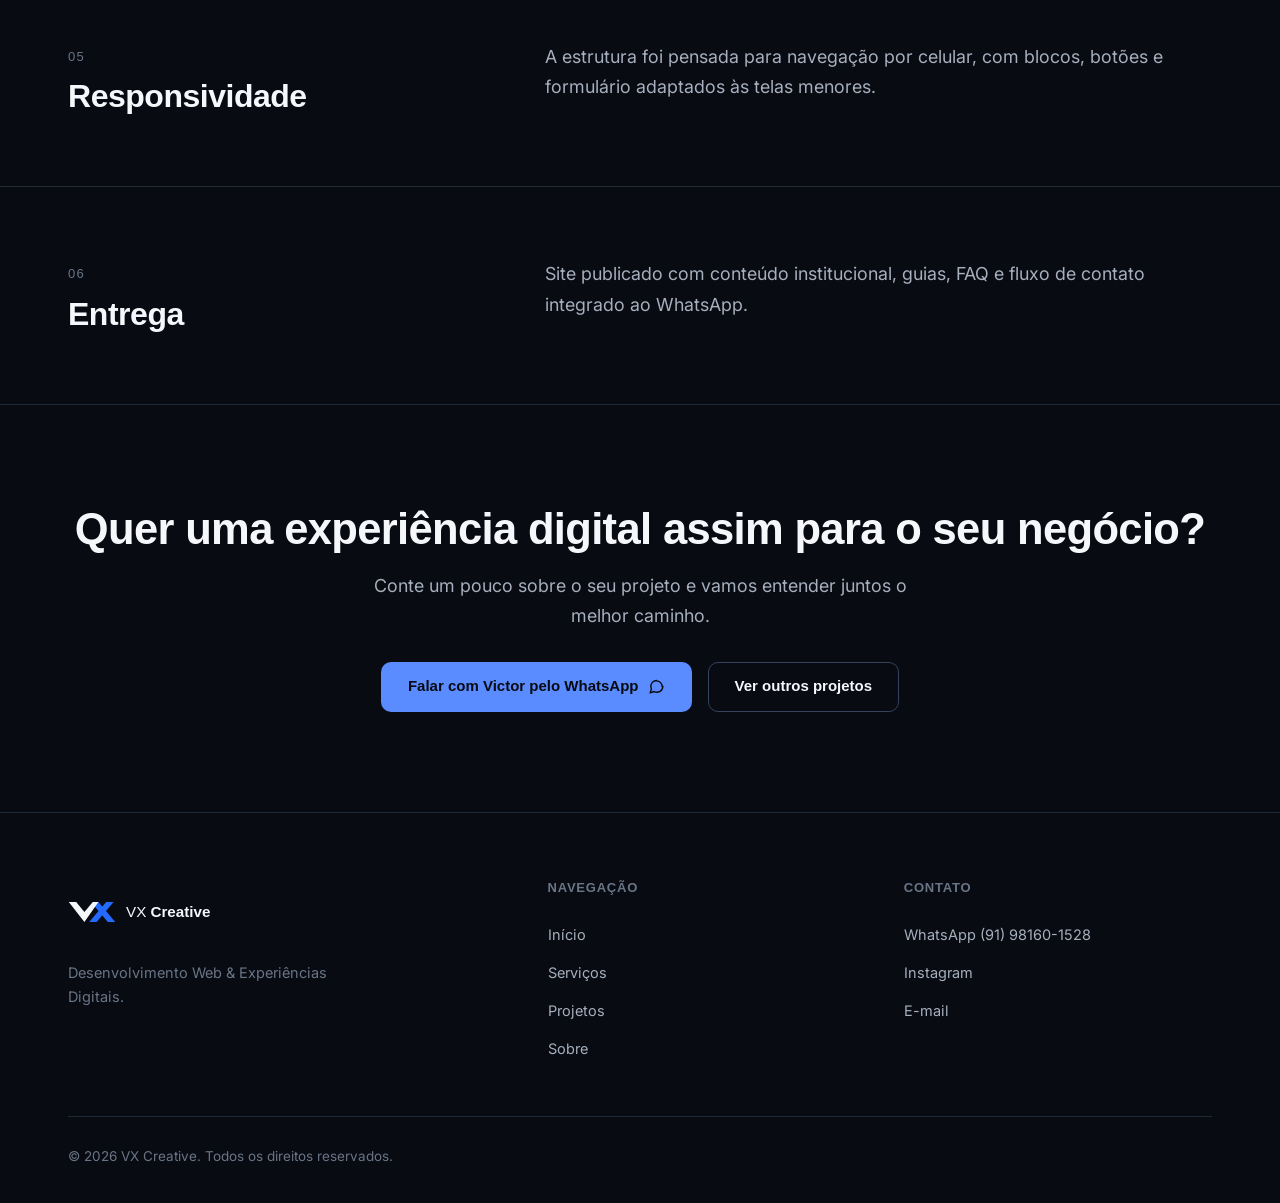
<file: vanessa-antunes.html>
<!DOCTYPE html>
<html lang="pt-BR">
<head>
<meta charset="UTF-8">
<meta name="viewport" content="width=device-width, initial-scale=1, viewport-fit=cover">
<title>Dra. Vanessa Antunes | Case — Victor Pamplona</title>
<meta name="description" content="Case de projeto da Dra. Vanessa Antunes: estratégia, estrutura, design, responsividade e entrega do site de advocacia previdenciária.">
<meta name="theme-color" content="#070A0F">
<link rel="icon" type="image/svg+xml" href="assets/branding/favicon-vx.svg">

<link rel="preconnect" href="https://fonts.googleapis.com">
<link rel="preconnect" href="https://fonts.gstatic.com" crossorigin>
<link rel="stylesheet" href="https://fonts.googleapis.com/css2?family=Space+Grotesk:wght@500;600;700&family=Inter:wght@400;500;600&display=swap">
<link rel="stylesheet" href="assets/css/style.css">
<link rel="canonical" href="https://vxcreative.vercel.app/vanessa-antunes.html">
<meta property="og:url" content="https://vxcreative.vercel.app/vanessa-antunes.html">
<meta property="og:site_name" content="VX Creative">
<meta name="twitter:card" content="summary">
<script type="application/ld+json">
{
 "@context":"https://schema.org",
 "@type":"CreativeWork",
 "name":"Dra. Vanessa Antunes | Case — Victor Pamplona",
 "description":"Case de projeto da Dra. Vanessa Antunes: estratégia, estrutura, design, responsividade e entrega do site de advocacia previdenciária.",
 "url":"https://vxcreative.vercel.app/vanessa-antunes.html",
 "publisher":{"@type":"Organization","name":"VX Creative","url":"https://vxcreative.vercel.app/"}
}
</script>
<meta property="og:type" content="article">
<meta property="og:title" content="Dra. Vanessa Antunes | Case — Victor Pamplona">
<meta property="og:description" content="Case de projeto da Dra. Vanessa Antunes: estratégia, estrutura, design, responsividade e entrega do site de advocacia previdenciária.">
</head>
<body>
<a class="vx-skip-link" href="#conteudo-principal">Pular para o conteúdo</a>

<!-- ============ NAVBAR ============ -->
<header class="navbar is-scrolled" id="navbar">
  <div class="container navbar__inner">
    <a href="index.html#topo" class="navbar__logo" aria-label="VX Creative, início">
      <img decoding="async" src="assets/branding/monograma-vx.svg" alt="" width="48" height="22"><span>VX <strong>Creative</strong></span>
    </a>

    <nav class="navbar__links" aria-label="Navegação principal">
      <a href="index.html#topo">Início</a>
      <a href="index.html#servicos">Serviços</a>
      <a href="index.html#projetos">Projetos</a>
      <a href="index.html#processo">Processo</a>
      <a href="index.html#sobre">Sobre</a>
      <a href="index.html#faq">FAQ</a>
    </nav>

    <div class="navbar__cta">
      <a href="https://wa.me/5591981601528?text=Ol%C3%A1!%20Conheci%20a%20VX%20Creative%20pelo%20site%20e%20gostaria%20de%20conversar%20sobre%20um%20projeto." data-whatsapp target="_blank" rel="noopener noreferrer" class="btn btn-primary">
        <span>Conversar sobre um projeto</span>
        <svg width="16" height="16" viewBox="0 0 24 24" fill="none" stroke="currentColor" stroke-width="2" stroke-linecap="round" stroke-linejoin="round"><path d="M5 12h14M13 6l6 6-6 6"/></svg>
      </a>
      <button class="navbar__burger" id="burger" type="button" aria-controls="mobileMenu" aria-label="Abrir menu" aria-expanded="false">
        <svg viewBox="0 0 24 24" fill="none" stroke="currentColor" stroke-width="2" stroke-linecap="round" stroke-linejoin="round"><path d="M4 6h16M4 12h16M4 18h16"/></svg>
      </button>
    </div>
  </div>
</header>

<nav class="mobile-menu" id="mobileMenu" aria-label="Navegação mobile">
  <a href="index.html#topo">Início</a>
  <a href="index.html#servicos">Serviços</a>
  <a href="index.html#projetos">Projetos</a>
  <a href="index.html#processo">Processo</a>
  <a href="index.html#sobre">Sobre</a>
  <a href="index.html#faq">FAQ</a>
  <a href="https://wa.me/5591981601528?text=Ol%C3%A1!%20Conheci%20a%20VX%20Creative%20pelo%20site%20e%20gostaria%20de%20conversar%20sobre%20um%20projeto." data-whatsapp target="_blank" rel="noopener noreferrer" class="btn btn-primary btn-block">Conversar sobre um projeto</a>
</nav>

<main id="conteudo-principal">
  <section class="case-hero">
    <div class="container" data-reveal>
      <a href="index.html#projetos" class="case-back"><svg viewBox="0 0 24 24" fill="none" stroke="currentColor" stroke-width="2" stroke-linecap="round" stroke-linejoin="round"><path d="M19 12H5M12 19l-7-7 7-7"/></svg> Voltar para projetos</a>
      <div class="case-hero__meta"><span class="project-tag project-tag--blue">Website institucional</span><span class="project-tag">Advocacia Previdenciária</span><span class="project-tag">Case do projeto</span></div>
      <h1>Dra. Vanessa Antunes</h1>
      <p class="case-hero__lede body-lg">Site profissional para advocacia previdenciária em Belém/PA, com comunicação clara, conteúdo orientativo e CTAs focados em iniciar o atendimento.</p>
      <div class="case-hero__links"><a href="https://vanessaantunes.vercel.app/" target="_blank" rel="noopener" class="btn btn-primary">Visitar projeto publicado <svg width="16" height="16" viewBox="0 0 24 24" fill="none" stroke="currentColor" stroke-width="2" stroke-linecap="round" stroke-linejoin="round"><path d="M7 17L17 7M8 7h9v9"/></svg></a><a href="https://wa.me/5591981601528?text=Ol%C3%A1!%20Conheci%20a%20VX%20Creative%20pelo%20site%20e%20gostaria%20de%20conversar%20sobre%20um%20projeto." data-whatsapp target="_blank" rel="noopener noreferrer" class="btn btn-secondary">Quero um projeto assim</a></div>
      <div class="case-info">
        <div class="case-info__item"><div class="case-info__label">Cliente / projeto</div><div class="case-info__value">Dra. Vanessa Antunes</div></div>
        <div class="case-info__item"><div class="case-info__label">Segmento</div><div class="case-info__value">Advocacia Previdenciária</div></div>
        <div class="case-info__item"><div class="case-info__label">Entrega</div><div class="case-info__value">Projeto publicado</div></div>
        <div class="case-info__item"><div class="case-info__label">Foco</div><div class="case-info__value">Autoridade local, conteúdo educativo e conversão pelo WhatsApp.</div></div>
      </div>
      <div class="case-visual"><img width="800" height="1000" decoding="async" src="assets/images/projects/vanessa-site.webp" alt="Projeto Dra. Vanessa Antunes" loading="lazy"></div>
    </div>
  </section>
  <section class="case-section">
    <div class="container case-section__grid" data-reveal>
      <div><span class="case-section__num">01</span><h2>Contexto</h2></div>
      <div><p class="body-lg">A proposta foi criar uma presença digital que explicasse temas previdenciários de maneira acessível, sem abandonar a seriedade esperada de um escritório de advocacia.</p><p class="body-lg">O trabalho partiu da necessidade de criar uma experiência própria para a marca, organizada em torno do que o visitante realmente precisa entender antes de entrar em contato.</p></div>
    </div>
  </section>
  <section class="case-section">
    <div class="container case-section__grid" data-reveal>
      <div><span class="case-section__num">02</span><h2>Objetivo</h2></div>
      <div><p class="body-lg">Organizar os principais temas de atendimento e criar caminhos claros para que o visitante pudesse entender sua situação e iniciar uma conversa.</p><p class="body-lg">A solução prioriza caminhos curtos, hierarquia de informação e chamadas claras para a próxima ação, sem transformar a página em uma sequência cansativa de blocos.</p></div>
    </div>
  </section>
  <section class="case-section">
    <div class="container case-section__grid" data-reveal>
      <div><span class="case-section__num">03</span><h2>Solução</h2></div>
      <div><p class="body-lg">A página reúne apresentação profissional, atuação em benefícios do INSS, guias explicativos, dúvidas frequentes e chamadas para contato.</p><p class="body-lg">O resultado é uma experiência digital coerente com o posicionamento do negócio e preparada para apoiar a aquisição de novos contatos.</p><div class="case-taglist"><span>Autoridade profissional</span><span>SEO local</span><span>Conteúdo educativo</span><span>WhatsApp</span></div></div>
    </div>
  </section>
  <section class="case-section">
    <div class="container case-section__grid" data-reveal>
      <div><span class="case-section__num">04</span><h2>Design &amp; Interface</h2></div>
      <div><p class="body-lg">A direção visual combina tons sóbrios, tipografia editorial e blocos curtos de informação para transmitir confiança e facilitar a leitura.</p></div>
    </div>
  </section>
  <section class="case-section">
    <div class="container case-section__grid" data-reveal>
      <div><span class="case-section__num">05</span><h2>Responsividade</h2></div>
      <div><p class="body-lg">A estrutura foi pensada para navegação por celular, com blocos, botões e formulário adaptados às telas menores.</p></div>
    </div>
  </section>
  <section class="case-section">
    <div class="container case-section__grid" data-reveal>
      <div><span class="case-section__num">06</span><h2>Entrega</h2></div>
      <div><p class="body-lg">Site publicado com conteúdo institucional, guias, FAQ e fluxo de contato integrado ao WhatsApp.</p></div>
    </div>
  </section>
  <section class="case-cta"><div class="container" data-reveal><h2>Quer uma experiência digital assim para o seu negócio?</h2><p class="body-lg" style="max-width:560px; margin:16px auto 0;">Conte um pouco sobre o seu projeto e vamos entender juntos o melhor caminho.</p><div class="case-cta__actions"><a href="https://wa.me/5591981601528?text=Ol%C3%A1!%20Conheci%20a%20VX%20Creative%20pelo%20site%20e%20gostaria%20de%20conversar%20sobre%20um%20projeto." data-whatsapp target="_blank" rel="noopener noreferrer" class="btn btn-primary">Falar com Victor pelo WhatsApp <svg width="16" height="16" viewBox="0 0 24 24" fill="none" stroke="currentColor" stroke-width="2" stroke-linecap="round" stroke-linejoin="round"><path d="M21 11.5a8.38 8.38 0 01-.9 3.8 8.5 8.5 0 01-7.6 4.7 8.38 8.38 0 01-3.8-.9L3 21l1.9-5.7a8.38 8.38 0 01-.9-3.8 8.5 8.5 0 018-8v.5a8.48 8.48 0 018 8v.5z"/></svg></a><a href="index.html#projetos" class="btn btn-secondary">Ver outros projetos</a></div></div></section>
</main>


<!-- ============ RODAPÉ ============ -->
<footer class="footer">
  <div class="container">
    <div class="footer__top">
      <div>
        <a href="index.html#topo" class="footer__logo" aria-label="VX Creative, início">
          <img decoding="async" src="assets/branding/monograma-vx.svg" alt="" width="48" height="22"><span>VX <strong>Creative</strong></span>
        </a>
        <p class="footer__desc small">Desenvolvimento Web &amp; Experiências Digitais.</p>
      </div>
      <div class="footer__col">
        <h4>Navegação</h4>
        <a href="index.html#topo">Início</a>
        <a href="index.html#servicos">Serviços</a>
        <a href="index.html#projetos">Projetos</a>
        <a href="index.html#sobre">Sobre</a>
      </div>
      <div class="footer__col">
        <h4>Contato</h4>
        <a href="https://wa.me/5591981601528?text=Ol%C3%A1!%20Conheci%20a%20VX%20Creative%20pelo%20site%20e%20gostaria%20de%20conversar%20sobre%20um%20projeto." data-whatsapp>WhatsApp (91) 98160-1528</a>
        <a href="https://www.instagram.com/vxcreative_/" data-instagram>Instagram</a>
        <a href="mailto:victorpamplona6@gmail.com" data-email>E-mail</a>
      </div>
    </div>
    <div class="footer__bottom">
      <span class="small">© 2026 VX Creative. Todos os direitos reservados.</span>
    </div>
  </div>
</footer>

<script src="assets/js/script.js" defer></script>
</body>
</html>
</file>
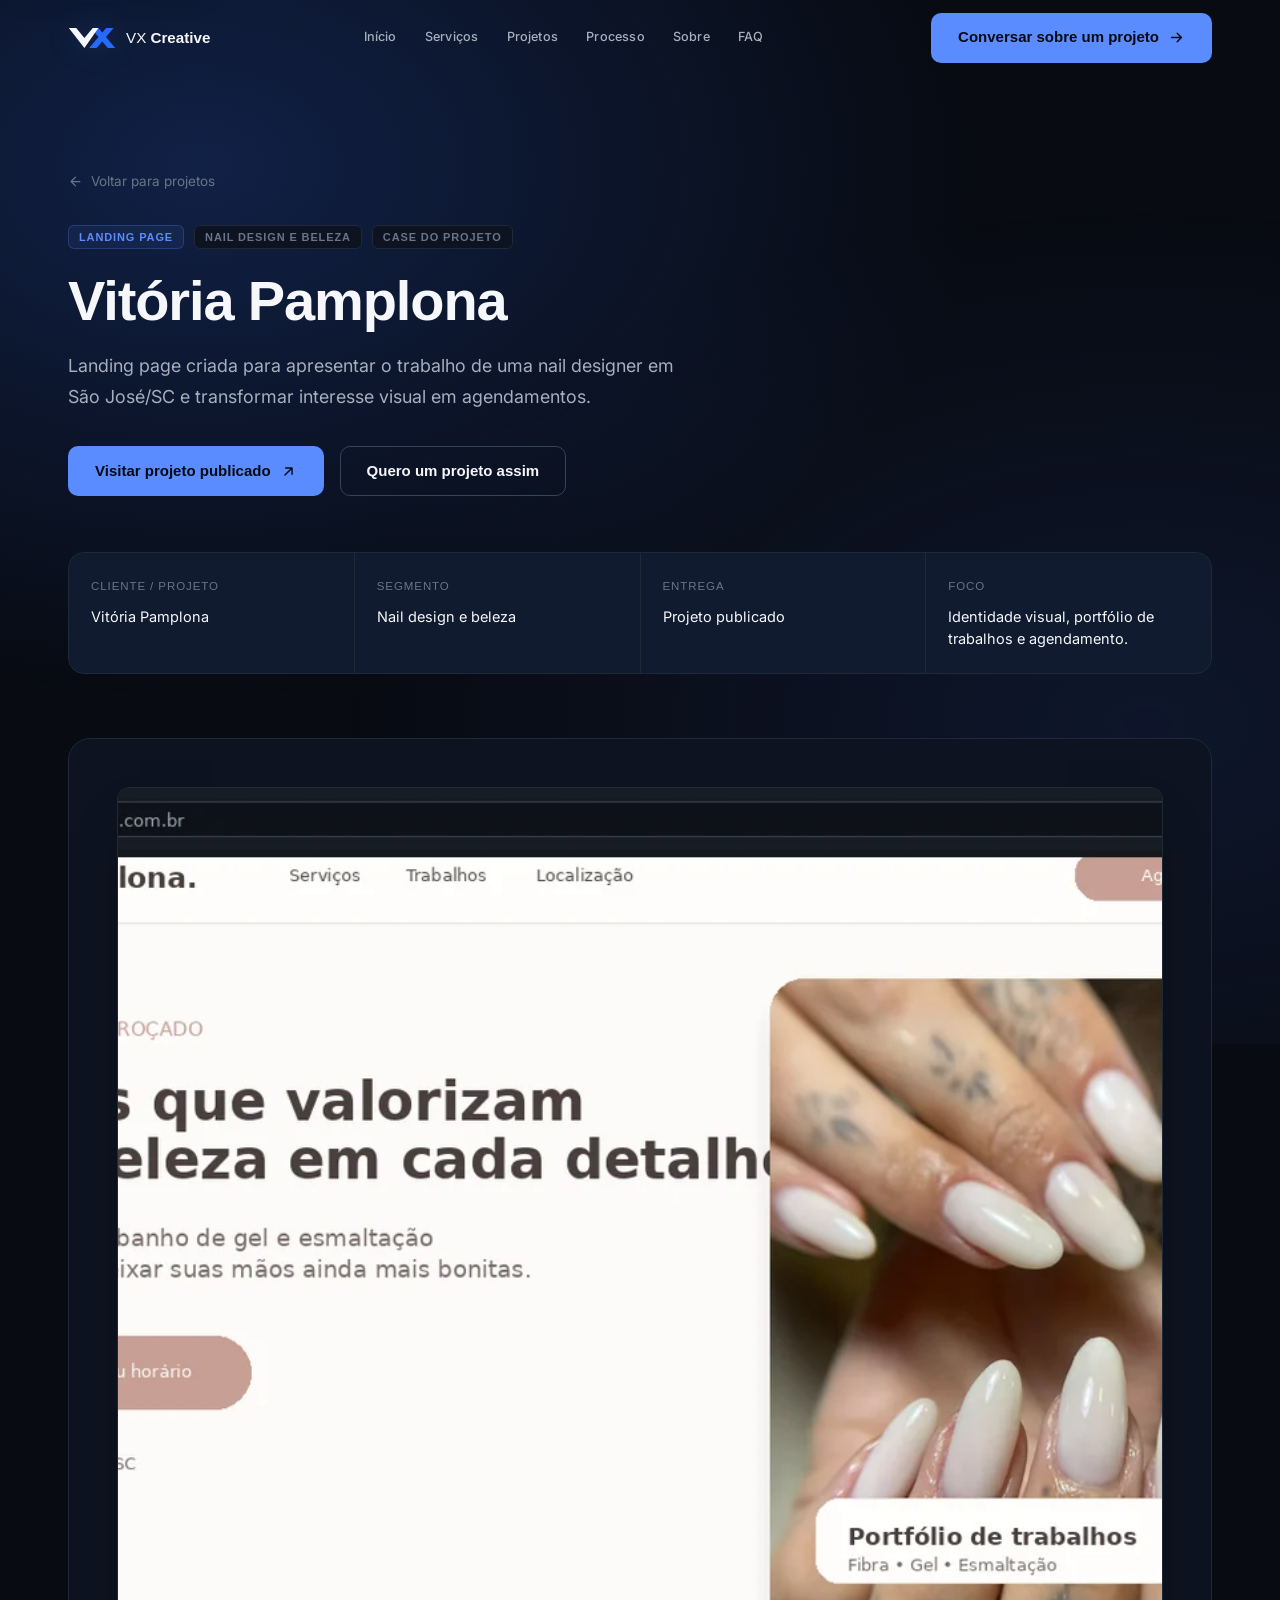
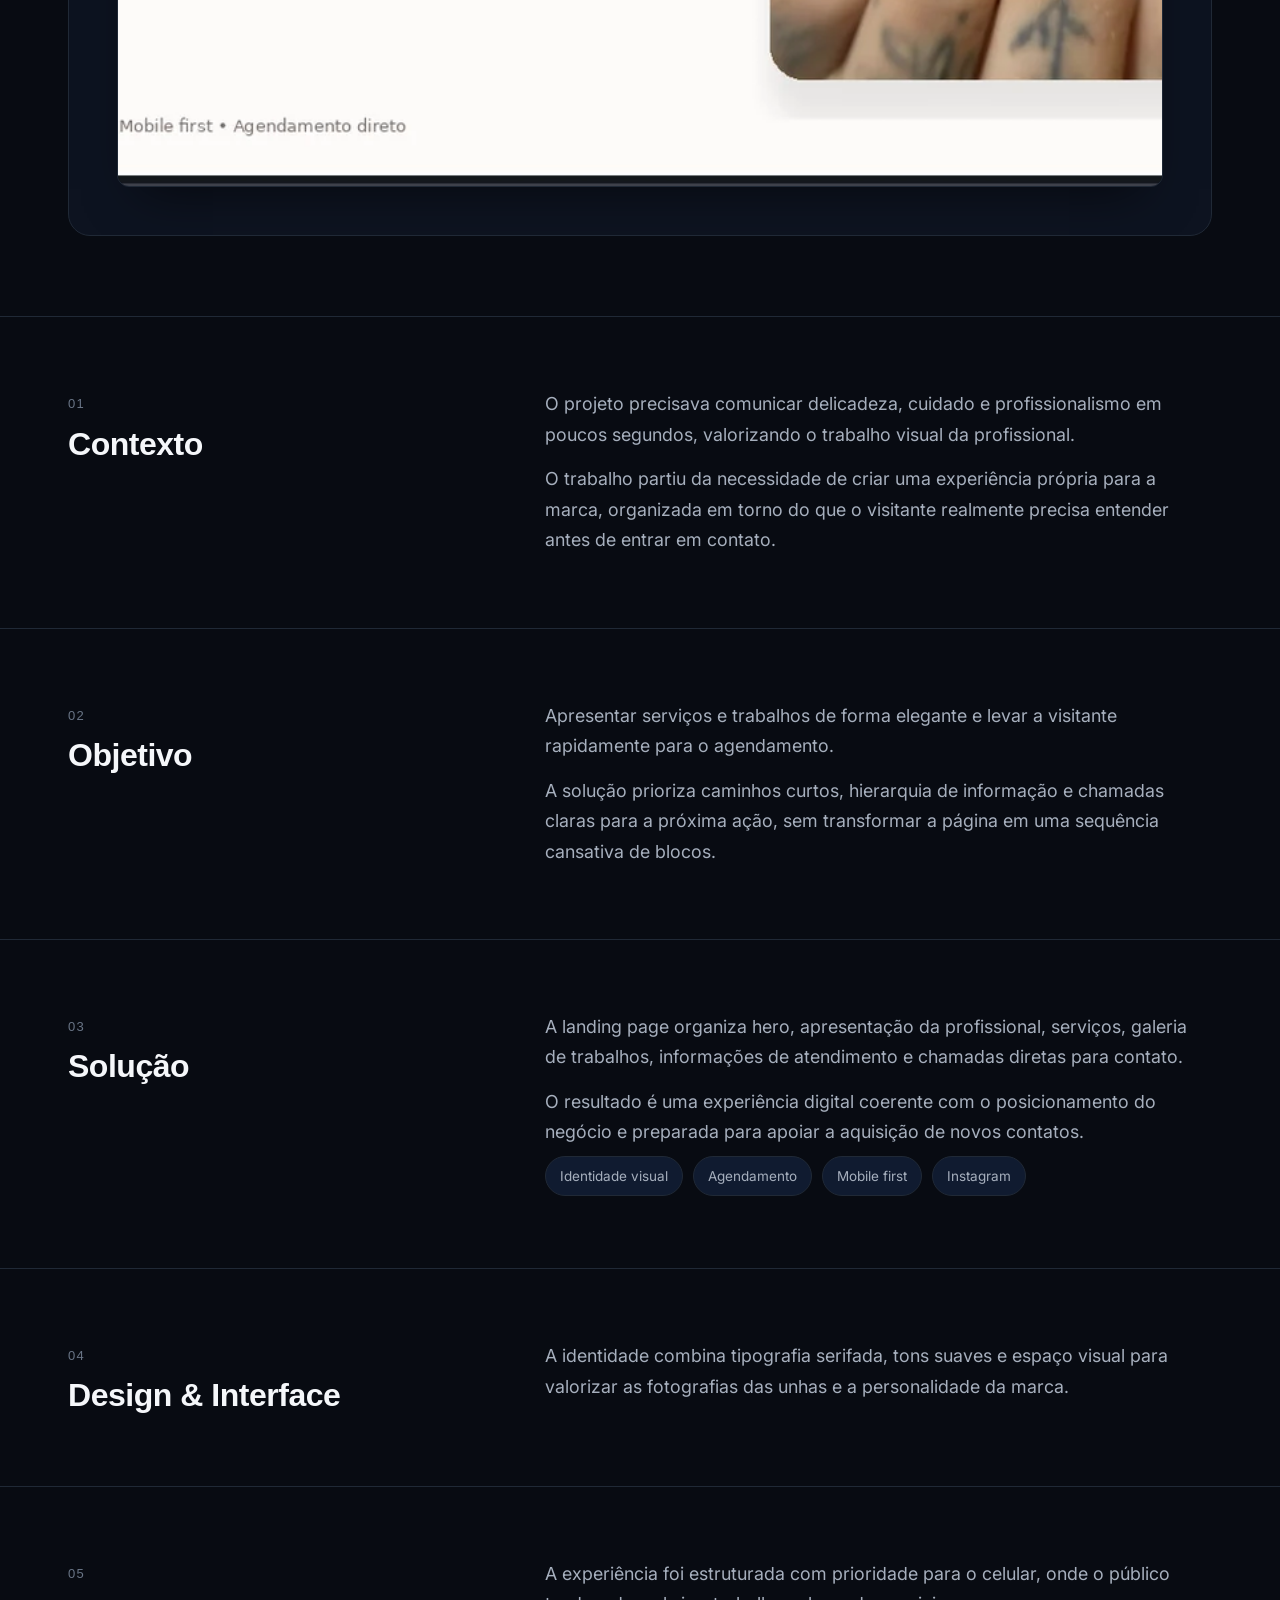
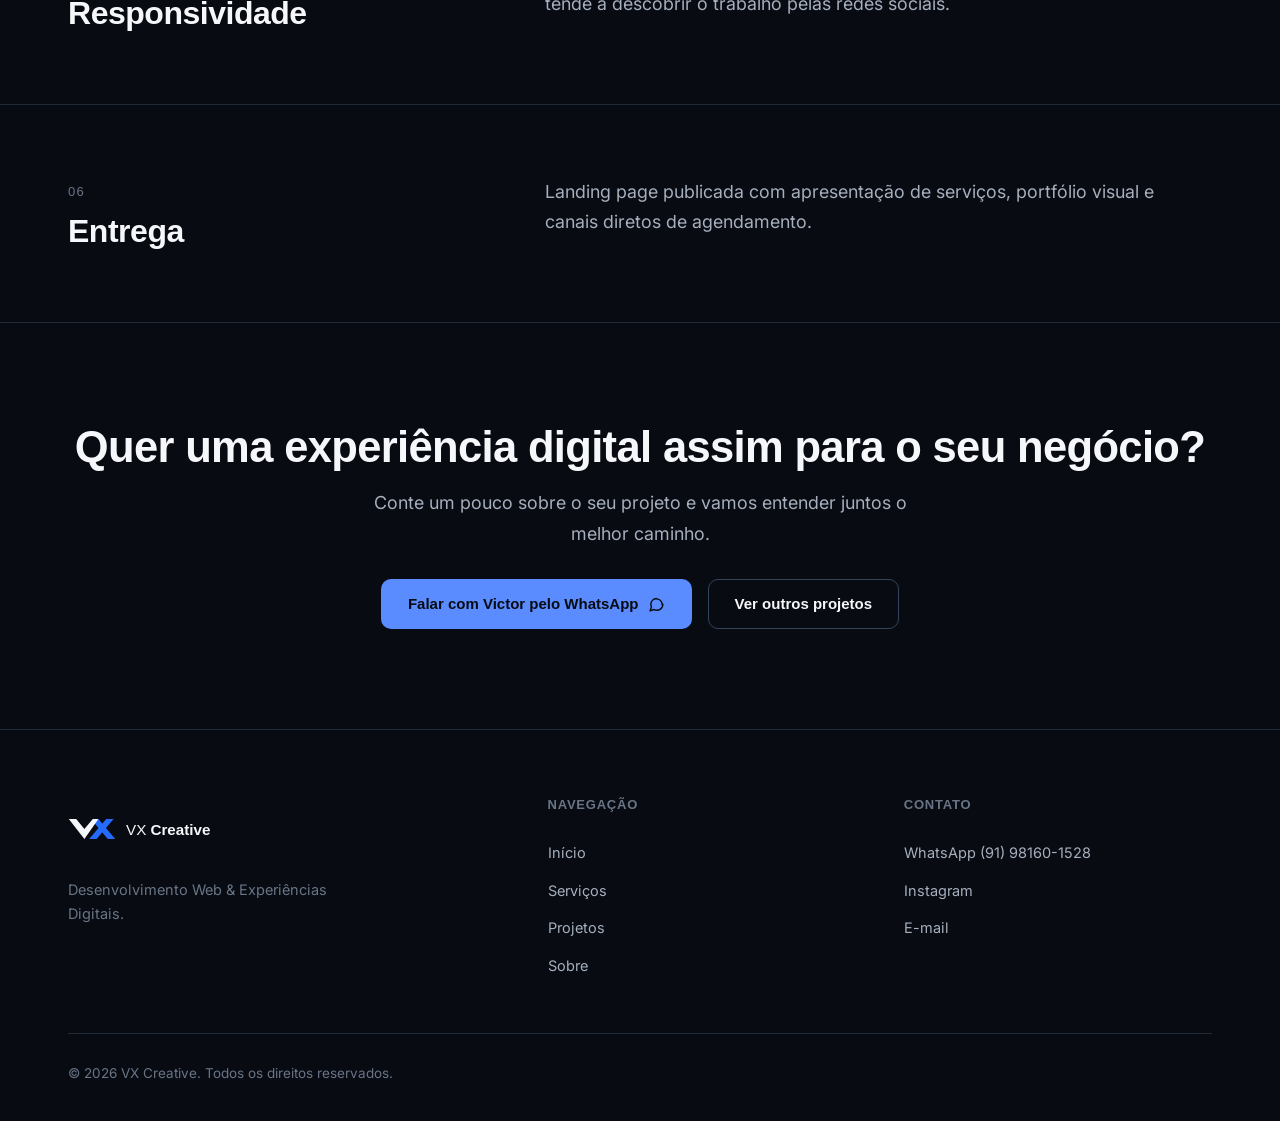
<file: vitoria-pamplona.html>
<!DOCTYPE html>
<html lang="pt-BR">
<head>
<meta charset="UTF-8">
<meta name="viewport" content="width=device-width, initial-scale=1, viewport-fit=cover">
<title>Vitória Pamplona | Case — Victor Pamplona</title>
<meta name="description" content="Case de projeto da Vitória Pamplona: identidade visual, experiência mobile, portfólio e agendamento para nail designer.">
<meta name="theme-color" content="#070A0F">
<link rel="icon" type="image/svg+xml" href="assets/branding/favicon-vx.svg">

<link rel="preconnect" href="https://fonts.googleapis.com">
<link rel="preconnect" href="https://fonts.gstatic.com" crossorigin>
<link rel="stylesheet" href="https://fonts.googleapis.com/css2?family=Space+Grotesk:wght@500;600;700&family=Inter:wght@400;500;600&display=swap">
<link rel="stylesheet" href="assets/css/style.css">
<link rel="canonical" href="https://vxcreative.vercel.app/vitoria-pamplona.html">
<meta property="og:url" content="https://vxcreative.vercel.app/vitoria-pamplona.html">
<meta property="og:site_name" content="VX Creative">
<meta name="twitter:card" content="summary">
<script type="application/ld+json">
{
 "@context":"https://schema.org",
 "@type":"CreativeWork",
 "name":"Vitória Pamplona | Case — Victor Pamplona",
 "description":"Case de projeto da Vitória Pamplona: identidade visual, experiência mobile, portfólio e agendamento para nail designer.",
 "url":"https://vxcreative.vercel.app/vitoria-pamplona.html",
 "publisher":{"@type":"Organization","name":"VX Creative","url":"https://vxcreative.vercel.app/"}
}
</script>
<meta property="og:type" content="article">
<meta property="og:title" content="Vitória Pamplona | Case — Victor Pamplona">
<meta property="og:description" content="Case de projeto da Vitória Pamplona: identidade visual, experiência mobile, portfólio e agendamento para nail designer.">
</head>
<body>
<a class="vx-skip-link" href="#conteudo-principal">Pular para o conteúdo</a>

<!-- ============ NAVBAR ============ -->
<header class="navbar is-scrolled" id="navbar">
  <div class="container navbar__inner">
    <a href="index.html#topo" class="navbar__logo" aria-label="VX Creative, início">
      <img decoding="async" src="assets/branding/monograma-vx.svg" alt="" width="48" height="22"><span>VX <strong>Creative</strong></span>
    </a>

    <nav class="navbar__links" aria-label="Navegação principal">
      <a href="index.html#topo">Início</a>
      <a href="index.html#servicos">Serviços</a>
      <a href="index.html#projetos">Projetos</a>
      <a href="index.html#processo">Processo</a>
      <a href="index.html#sobre">Sobre</a>
      <a href="index.html#faq">FAQ</a>
    </nav>

    <div class="navbar__cta">
      <a href="https://wa.me/5591981601528?text=Ol%C3%A1!%20Conheci%20a%20VX%20Creative%20pelo%20site%20e%20gostaria%20de%20conversar%20sobre%20um%20projeto." data-whatsapp target="_blank" rel="noopener noreferrer" class="btn btn-primary">
        <span>Conversar sobre um projeto</span>
        <svg width="16" height="16" viewBox="0 0 24 24" fill="none" stroke="currentColor" stroke-width="2" stroke-linecap="round" stroke-linejoin="round"><path d="M5 12h14M13 6l6 6-6 6"/></svg>
      </a>
      <button class="navbar__burger" id="burger" type="button" aria-controls="mobileMenu" aria-label="Abrir menu" aria-expanded="false">
        <svg viewBox="0 0 24 24" fill="none" stroke="currentColor" stroke-width="2" stroke-linecap="round" stroke-linejoin="round"><path d="M4 6h16M4 12h16M4 18h16"/></svg>
      </button>
    </div>
  </div>
</header>

<nav class="mobile-menu" id="mobileMenu" aria-label="Navegação mobile">
  <a href="index.html#topo">Início</a>
  <a href="index.html#servicos">Serviços</a>
  <a href="index.html#projetos">Projetos</a>
  <a href="index.html#processo">Processo</a>
  <a href="index.html#sobre">Sobre</a>
  <a href="index.html#faq">FAQ</a>
  <a href="https://wa.me/5591981601528?text=Ol%C3%A1!%20Conheci%20a%20VX%20Creative%20pelo%20site%20e%20gostaria%20de%20conversar%20sobre%20um%20projeto." data-whatsapp target="_blank" rel="noopener noreferrer" class="btn btn-primary btn-block">Conversar sobre um projeto</a>
</nav>

<main id="conteudo-principal">
  <section class="case-hero">
    <div class="container" data-reveal>
      <a href="index.html#projetos" class="case-back"><svg viewBox="0 0 24 24" fill="none" stroke="currentColor" stroke-width="2" stroke-linecap="round" stroke-linejoin="round"><path d="M19 12H5M12 19l-7-7 7-7"/></svg> Voltar para projetos</a>
      <div class="case-hero__meta"><span class="project-tag project-tag--blue">Landing page</span><span class="project-tag">Nail design e beleza</span><span class="project-tag">Case do projeto</span></div>
      <h1>Vitória Pamplona</h1>
      <p class="case-hero__lede body-lg">Landing page criada para apresentar o trabalho de uma nail designer em São José/SC e transformar interesse visual em agendamentos.</p>
      <div class="case-hero__links"><a href="https://vitoriapamplona.com.br/" target="_blank" rel="noopener" class="btn btn-primary">Visitar projeto publicado <svg width="16" height="16" viewBox="0 0 24 24" fill="none" stroke="currentColor" stroke-width="2" stroke-linecap="round" stroke-linejoin="round"><path d="M7 17L17 7M8 7h9v9"/></svg></a><a href="https://wa.me/5591981601528?text=Ol%C3%A1!%20Conheci%20a%20VX%20Creative%20pelo%20site%20e%20gostaria%20de%20conversar%20sobre%20um%20projeto." data-whatsapp target="_blank" rel="noopener noreferrer" class="btn btn-secondary">Quero um projeto assim</a></div>
      <div class="case-info">
        <div class="case-info__item"><div class="case-info__label">Cliente / projeto</div><div class="case-info__value">Vitória Pamplona</div></div>
        <div class="case-info__item"><div class="case-info__label">Segmento</div><div class="case-info__value">Nail design e beleza</div></div>
        <div class="case-info__item"><div class="case-info__label">Entrega</div><div class="case-info__value">Projeto publicado</div></div>
        <div class="case-info__item"><div class="case-info__label">Foco</div><div class="case-info__value">Identidade visual, portfólio de trabalhos e agendamento.</div></div>
      </div>
      <div class="case-visual"><img width="800" height="1000" decoding="async" src="assets/images/projects/vitoria-site.webp" alt="Projeto Vitória Pamplona" loading="lazy"></div>
    </div>
  </section>
  <section class="case-section">
    <div class="container case-section__grid" data-reveal>
      <div><span class="case-section__num">01</span><h2>Contexto</h2></div>
      <div><p class="body-lg">O projeto precisava comunicar delicadeza, cuidado e profissionalismo em poucos segundos, valorizando o trabalho visual da profissional.</p><p class="body-lg">O trabalho partiu da necessidade de criar uma experiência própria para a marca, organizada em torno do que o visitante realmente precisa entender antes de entrar em contato.</p></div>
    </div>
  </section>
  <section class="case-section">
    <div class="container case-section__grid" data-reveal>
      <div><span class="case-section__num">02</span><h2>Objetivo</h2></div>
      <div><p class="body-lg">Apresentar serviços e trabalhos de forma elegante e levar a visitante rapidamente para o agendamento.</p><p class="body-lg">A solução prioriza caminhos curtos, hierarquia de informação e chamadas claras para a próxima ação, sem transformar a página em uma sequência cansativa de blocos.</p></div>
    </div>
  </section>
  <section class="case-section">
    <div class="container case-section__grid" data-reveal>
      <div><span class="case-section__num">03</span><h2>Solução</h2></div>
      <div><p class="body-lg">A landing page organiza hero, apresentação da profissional, serviços, galeria de trabalhos, informações de atendimento e chamadas diretas para contato.</p><p class="body-lg">O resultado é uma experiência digital coerente com o posicionamento do negócio e preparada para apoiar a aquisição de novos contatos.</p><div class="case-taglist"><span>Identidade visual</span><span>Agendamento</span><span>Mobile first</span><span>Instagram</span></div></div>
    </div>
  </section>
  <section class="case-section">
    <div class="container case-section__grid" data-reveal>
      <div><span class="case-section__num">04</span><h2>Design &amp; Interface</h2></div>
      <div><p class="body-lg">A identidade combina tipografia serifada, tons suaves e espaço visual para valorizar as fotografias das unhas e a personalidade da marca.</p></div>
    </div>
  </section>
  <section class="case-section">
    <div class="container case-section__grid" data-reveal>
      <div><span class="case-section__num">05</span><h2>Responsividade</h2></div>
      <div><p class="body-lg">A experiência foi estruturada com prioridade para o celular, onde o público tende a descobrir o trabalho pelas redes sociais.</p></div>
    </div>
  </section>
  <section class="case-section">
    <div class="container case-section__grid" data-reveal>
      <div><span class="case-section__num">06</span><h2>Entrega</h2></div>
      <div><p class="body-lg">Landing page publicada com apresentação de serviços, portfólio visual e canais diretos de agendamento.</p></div>
    </div>
  </section>
  <section class="case-cta"><div class="container" data-reveal><h2>Quer uma experiência digital assim para o seu negócio?</h2><p class="body-lg" style="max-width:560px; margin:16px auto 0;">Conte um pouco sobre o seu projeto e vamos entender juntos o melhor caminho.</p><div class="case-cta__actions"><a href="https://wa.me/5591981601528?text=Ol%C3%A1!%20Conheci%20a%20VX%20Creative%20pelo%20site%20e%20gostaria%20de%20conversar%20sobre%20um%20projeto." data-whatsapp target="_blank" rel="noopener noreferrer" class="btn btn-primary">Falar com Victor pelo WhatsApp <svg width="16" height="16" viewBox="0 0 24 24" fill="none" stroke="currentColor" stroke-width="2" stroke-linecap="round" stroke-linejoin="round"><path d="M21 11.5a8.38 8.38 0 01-.9 3.8 8.5 8.5 0 01-7.6 4.7 8.38 8.38 0 01-3.8-.9L3 21l1.9-5.7a8.38 8.38 0 01-.9-3.8 8.5 8.5 0 018-8v.5a8.48 8.48 0 018 8v.5z"/></svg></a><a href="index.html#projetos" class="btn btn-secondary">Ver outros projetos</a></div></div></section>
</main>


<!-- ============ RODAPÉ ============ -->
<footer class="footer">
  <div class="container">
    <div class="footer__top">
      <div>
        <a href="index.html#topo" class="footer__logo" aria-label="VX Creative, início">
          <img decoding="async" src="assets/branding/monograma-vx.svg" alt="" width="48" height="22"><span>VX <strong>Creative</strong></span>
        </a>
        <p class="footer__desc small">Desenvolvimento Web &amp; Experiências Digitais.</p>
      </div>
      <div class="footer__col">
        <h4>Navegação</h4>
        <a href="index.html#topo">Início</a>
        <a href="index.html#servicos">Serviços</a>
        <a href="index.html#projetos">Projetos</a>
        <a href="index.html#sobre">Sobre</a>
      </div>
      <div class="footer__col">
        <h4>Contato</h4>
        <a href="https://wa.me/5591981601528?text=Ol%C3%A1!%20Conheci%20a%20VX%20Creative%20pelo%20site%20e%20gostaria%20de%20conversar%20sobre%20um%20projeto." data-whatsapp>WhatsApp (91) 98160-1528</a>
        <a href="https://www.instagram.com/vxcreative_/" data-instagram>Instagram</a>
        <a href="mailto:victorpamplona6@gmail.com" data-email>E-mail</a>
      </div>
    </div>
    <div class="footer__bottom">
      <span class="small">© 2026 VX Creative. Todos os direitos reservados.</span>
    </div>
  </div>
</footer>

<script src="assets/js/script.js" defer></script>
</body>
</html>
</file>
<file: assets/css/style.css>
/* ==========================================================================
   VICTOR PAMPLONA — Desenvolvimento Web & Experiências Digitais
   Conceito: DIGITAL PRECISION — tecnologia com intenção.
   ========================================================================== */

/* Fonts are loaded via <link rel="stylesheet"> in <head> (see index.html) to avoid a render-blocking @import. */

/* ---------- Tokens ---------- */
:root{
  --bg: #070A0F;
  --bg-secondary: #0B1017;
  --card: #101720;
  --card-hover: #141C26;
  --title: #F5F7FA;
  --text-secondary: #A6AFBD;
  --text-tertiary: #697586;
  --blue: #5B8CFF;
  --blue-hover: #7EA5FF;
  --blue-deep: #3159B8;
  --border: #202936;
  --border-active: #33445C;
  --success: #34D399;
  --error: #F87171;

  --font-display: 'Space Grotesk', sans-serif;
  --font-body: 'Inter', sans-serif;

  --container: 1240px;
  --pad-desktop: 48px;
  --pad-tablet: 32px;
  --pad-mobile: 22px;

  --radius-sm: 10px;
  --radius-md: 16px;
  --radius-lg: 22px;

  --ease: cubic-bezier(.22,.61,.36,1);
}

/* ---------- Reset ---------- */
*, *::before, *::after{ box-sizing: border-box; }
html{ scroll-behavior: smooth; }
body{
  margin:0;
  background: var(--bg);
  color: var(--text-secondary);
  font-family: var(--font-body);
  font-weight: 400;
  line-height: 1.65;
  font-size: 16px;
  -webkit-font-smoothing: antialiased;
  overflow-x: hidden;
}
img{ max-width:100%; display:block; }
a{ color: inherit; text-decoration:none; }
ul{ margin:0; padding:0; list-style:none; }
button{ font-family: inherit; cursor:pointer; }
input, textarea, select{ font-family: inherit; }
h1,h2,h3,h4,p{ margin:0; }

::selection{ background: var(--blue); color: #06080D; }

/* Focus visibility — never remove without replacement */
:focus-visible{
  outline: 2px solid var(--blue);
  outline-offset: 3px;
  border-radius: 4px;
}

@media (prefers-reduced-motion: reduce){
  *{ animation-duration: 0.01ms !important; animation-iteration-count: 1 !important; transition-duration: 0.01ms !important; scroll-behavior: auto !important; }
}

/* ---------- Layout ---------- */
.container{
  max-width: var(--container);
  margin: 0 auto;
  padding: 0 var(--pad-desktop);
}
@media (max-width: 1024px){ .container{ padding: 0 var(--pad-tablet); } }
@media (max-width: 640px){ .container{ padding: 0 var(--pad-mobile); } }

section{ position: relative; }
.section{ padding: 128px 0; }
.section--tight{ padding: 96px 0; }
@media (max-width: 1024px){ .section{ padding: 96px 0; } .section--tight{ padding: 72px 0; } }
@media (max-width: 640px){ .section{ padding: 72px 0; } .section--tight{ padding: 56px 0; } }

.section-head{ max-width: 680px; margin-bottom: 56px; }
.section-head--center{ margin-left:auto; margin-right:auto; text-align:center; }

/* ---------- Typography ---------- */
.eyebrow{
  display:inline-flex;
  align-items:center;
  gap: 10px;
  font-family: var(--font-display);
  font-weight: 600;
  font-size: 12.5px;
  letter-spacing: .16em;
  text-transform: uppercase;
  color: var(--blue);
  margin-bottom: 20px;
}
.eyebrow::before{
  content:'';
  width: 22px; height: 1px;
  background: var(--blue);
  display:inline-block;
}

h1, .h1{
  font-family: var(--font-display);
  font-weight: 600;
  color: var(--title);
  font-size: clamp(40px, 5.6vw, 72px);
  line-height: 1.08;
  letter-spacing: -0.02em;
}
h2, .h2{
  font-family: var(--font-display);
  font-weight: 600;
  color: var(--title);
  font-size: clamp(32px, 3.4vw, 48px);
  line-height: 1.14;
  letter-spacing: -0.015em;
}
h3, .h3{
  font-family: var(--font-display);
  font-weight: 600;
  color: var(--title);
  font-size: clamp(20px, 1.8vw, 24px);
  line-height: 1.3;
}
.body-lg{ font-size: clamp(17px, 1.4vw, 19px); line-height: 1.7; color: var(--text-secondary); }
.body{ font-size: 16px; line-height: 1.7; color: var(--text-secondary); }
.small{ font-size: 13.5px; color: var(--text-tertiary); }
.text-title{ color: var(--title); }
.text-blue{ color: var(--blue); }

/* ---------- Buttons ---------- */
.btn{
  display:inline-flex;
  align-items:center;
  justify-content:center;
  gap: 9px;
  height: 50px;
  padding: 0 26px;
  border-radius: var(--radius-sm);
  font-family: var(--font-display);
  font-weight: 600;
  font-size: 15px;
  white-space: nowrap;
  transition: transform .25s var(--ease), background-color .25s var(--ease), border-color .25s var(--ease), box-shadow .25s var(--ease), color .25s var(--ease);
  border: 1px solid transparent;
}
.btn svg{ width: 17px; height: 17px; flex: none; }
.btn-primary{
  background: var(--blue);
  color: #060A12;
}
.btn-primary:hover{
  background: var(--blue-hover);
  transform: translateY(-2px);
  box-shadow: 0 12px 28px -12px rgba(91,140,255,.55);
}
.btn-secondary{
  background: transparent;
  color: var(--title);
  border-color: var(--border-active);
}
.btn-secondary:hover{
  border-color: var(--blue);
  color: var(--blue-hover);
  transform: translateY(-2px);
}
.btn-block{ width:100%; }
.btn-sm{ height: 42px; padding: 0 18px; font-size: 13.5px; }

/* ---------- Navbar ---------- */
.navbar{
  position: fixed;
  top:0; left:0; right:0;
  height: 76px;
  z-index: 100;
  display:flex;
  align-items:center;
  background: transparent;
  border-bottom: 1px solid transparent;
  transition: background-color .35s var(--ease), border-color .35s var(--ease), backdrop-filter .35s var(--ease);
}
.navbar.is-scrolled{
  background: rgba(7,10,15,.78);
  backdrop-filter: blur(14px);
  -webkit-backdrop-filter: blur(14px);
  border-bottom: 1px solid var(--border);
}
.navbar__inner{
  display:flex;
  align-items:center;
  justify-content:space-between;
  width:100%;
}
.navbar__logo{
  display:flex;
  align-items:center;
  width:128px;
  height:48px;
  color:var(--title);
  flex:none;
}
.navbar__logo-image{
  width:128px;
  height:48px;
  object-fit:contain;
  object-position:center;
  display:block;
}
.navbar__links{
  display:flex;
  align-items:center;
  gap: 36px;
}
.navbar__links a{
  font-size: 14.5px;
  font-weight: 500;
  color: var(--text-secondary);
  transition: color .2s var(--ease);
  position: relative;
}
.navbar__links a:hover{ color: var(--title); }
.navbar__cta{ display:flex; align-items:center; gap: 18px; }

.navbar__burger{
  display:none;
  width: 40px; height:40px;
  border-radius: 8px;
  border: 1px solid var(--border);
  background: var(--card);
  align-items:center; justify-content:center;
  color: var(--title);
}
.navbar__burger svg{ width:19px; height:19px; }

.mobile-menu{
  position: fixed;
  inset: 76px 0 0 0;
  background: var(--bg-secondary);
  z-index: 99;
  display:flex;
  flex-direction:column;
  padding: 28px var(--pad-mobile) 32px;
  gap: 4px;
  transform: translateY(-8px);
  opacity: 0;
  pointer-events: none;
  transition: opacity .25s var(--ease), transform .25s var(--ease);
  border-top: 1px solid var(--border);
}
.mobile-menu.is-open{ opacity:1; transform: translateY(0); pointer-events:auto; }
.mobile-menu a{
  padding: 16px 4px;
  border-bottom: 1px solid var(--border);
  font-family: var(--font-display);
  font-weight: 500;
  font-size: 18px;
  color: var(--title);
}
.mobile-menu .btn{ margin-top: 22px; }

@media (max-width: 900px){
  .navbar__links{ display:none; }
  .navbar__cta .btn-primary span{ display:none; }
  .navbar__cta .btn-primary{ width:44px; height:44px; padding:0; border-radius:10px; }
  .navbar__burger{ display:flex; }
}
@media (min-width: 901px){ .mobile-menu{ display:none; } }


@media (max-width: 640px){
  .navbar__logo{ width:104px; height:42px; }
  .navbar__logo-image{ width:104px; height:42px; }
}

/* ---------- Hero ---------- */
.hero{
  padding: 190px 0 120px;
  overflow: hidden;
  position: relative;
}
.hero::before{
  content:'';
  position:absolute;
  top: -220px; right: -220px;
  width: 640px; height: 640px;
  background: radial-gradient(circle, rgba(91,140,255,.16), transparent 70%);
  pointer-events:none;
}
.hero__grid{
  display:grid;
  grid-template-columns: 1fr 0.92fr;
  gap: 64px;
  align-items:center;
}
.hero__content{ position: relative; z-index:2; }
.hero__sub{ margin: 26px 0 38px; max-width: 480px; }
.hero__actions{ display:flex; align-items:center; gap: 18px; flex-wrap:wrap; }
.hero__micro{ margin-top: 24px; display:flex; align-items:center; gap:9px; }
.hero__micro-dot{ width:6px; height:6px; border-radius:50%; background: var(--success); flex:none; box-shadow:0 0 0 3px rgba(52,211,153,.18); }

.hero__proof{
  margin-top: 56px;
  display:flex;
  gap: 32px;
  flex-wrap: wrap;
}
.hero__proof-item{ display:flex; flex-direction:column; gap:4px; }
.hero__proof-num{ font-family: var(--font-display); font-weight:700; font-size: 26px; color: var(--title); }
.hero__proof-label{ font-size: 12.5px; color: var(--text-tertiary); }

/* Hero mockup — abstract UI representation */
.hero__visual{ position:relative; z-index:2; }
.mockup{
  position: relative;
  border-radius: var(--radius-lg);
  background: linear-gradient(180deg, var(--card), var(--bg-secondary));
  border: 1px solid var(--border);
  padding: 14px;
  box-shadow: 0 40px 80px -32px rgba(0,0,0,.65);
}
.mockup__bar{ display:flex; align-items:center; gap:6px; padding: 6px 8px 14px; }
.mockup__dot{ width:8px; height:8px; border-radius:50%; background: var(--border-active); }
.mockup__screen{
  background: var(--bg);
  border-radius: 12px;
  border: 1px solid var(--border);
  padding: 22px;
  display:flex;
  flex-direction:column;
  gap: 14px;
}
.mockup__row{ display:flex; gap:10px; align-items:center; }
.mockup__pill{ height: 9px; border-radius: 5px; background: var(--card-hover); }
.mockup__pill.w-40{ width:40%; } .mockup__pill.w-60{ width:60%; } .mockup__pill.w-25{ width:25%; } .mockup__pill.w-80{ width:80%; }
.mockup__tag{
  font-family: var(--font-display); font-size: 10.5px; font-weight:600;
  color: var(--blue); background: rgba(91,140,255,.1);
  border: 1px solid rgba(91,140,255,.25);
  border-radius:6px; padding: 4px 8px; letter-spacing:.04em;
}
.mockup__blockgrid{ display:grid; grid-template-columns: repeat(3,1fr); gap:10px; margin-top:4px; }
.mockup__block{ height: 54px; border-radius:8px; background: var(--card); border:1px solid var(--border); }
.mockup__block--accent{ background: linear-gradient(135deg, rgba(91,140,255,.22), rgba(91,140,255,.05)); border-color: rgba(91,140,255,.3); }

.mockup--phone{
  position:absolute;
  width: 148px;
  right: -18px; bottom: -34px;
  border-radius: 22px;
  padding: 8px;
  box-shadow: 0 30px 60px -20px rgba(0,0,0,.7);
}
.mockup--phone .mockup__screen{ padding: 14px 12px; border-radius:14px; gap:10px; }
.mockup--phone .mockup__block{ height: 30px; }

@media (max-width: 1024px){
  .hero{ padding: 160px 0 90px; }
  .hero__grid{ grid-template-columns: 1fr; gap: 56px; }
  .hero__visual{ max-width: 460px; }
}
@media (max-width: 640px){
  .hero{ padding: 140px 0 64px; }
  .mockup--phone{ width: 118px; right: -10px; bottom: -24px; }
}

/* ---------- Problem / Opportunity ---------- */
.problem__grid{
  display:grid;
  grid-template-columns: 1fr 1fr;
  gap: 72px;
  align-items:start;
}
.problem__highlight{
  margin-top: 32px;
  padding-left: 22px;
  border-left: 2px solid var(--blue);
}
.problem__highlight p + p{ margin-top: 10px; }
@media (max-width: 900px){ .problem__grid{ grid-template-columns: 1fr; gap: 40px; } }

/* ---------- Cards (generic) ---------- */
.card{
  background: var(--card);
  border: 1px solid var(--border);
  border-radius: var(--radius-md);
  padding: 34px;
  transition: transform .3s var(--ease), border-color .3s var(--ease), background-color .3s var(--ease);
}
.card:hover{
  transform: translateY(-4px);
  border-color: var(--border-active);
  background: var(--card-hover);
}
.card__icon{
  width: 44px; height:44px;
  border-radius: 11px;
  background: rgba(91,140,255,.1);
  border: 1px solid rgba(91,140,255,.22);
  display:flex; align-items:center; justify-content:center;
  color: var(--blue);
  margin-bottom: 22px;
}
.card__icon svg{ width:21px; height:21px; }

/* ---------- Services ---------- */
.services__grid{
  display:grid;
  grid-template-columns: 1fr 1fr;
  gap: 22px;
}
.service-card__num{ font-family: var(--font-display); font-size:12.5px; color: var(--text-tertiary); letter-spacing:.1em; margin-bottom:16px; display:block; }
.service-card p{ margin: 14px 0 20px; }
.service-card__benefit{
  font-size: 14px;
  color: var(--title);
  padding-top: 18px;
  border-top: 1px solid var(--border);
  margin-bottom: 20px;
}
.service-card__cta{ font-family: var(--font-display); font-weight:600; font-size:14.5px; color: var(--blue); display:inline-flex; align-items:center; gap:7px; transition: gap .2s var(--ease), color .2s var(--ease); }
.service-card__cta:hover{ gap:11px; color: var(--blue-hover); }
.service-card__cta svg{ width:15px; height:15px; }

@media (max-width: 900px){ .services__grid{ grid-template-columns: 1fr; } }

/* ---------- Projects ---------- */
.projects-carousel{ position:relative; }
.projects-carousel__viewport{
  overflow-x:auto;
  overflow-y:hidden;
  border-radius:var(--radius-lg);
  scroll-snap-type:x mandatory;
  scrollbar-width:none;
}
.projects-carousel__viewport::-webkit-scrollbar{ display:none; }
.projects-carousel__track{ position:relative; display:flex; gap:28px; }
.project-card--carousel{ scroll-snap-align:start; }
.project-card--carousel{ flex:0 0 calc(100% - 72px); min-width:0; display:grid; grid-template-columns:1.02fr 1fr; background:var(--card); border:1px solid var(--border); border-radius:var(--radius-lg); overflow:hidden; transition:border-color .3s var(--ease), transform .3s var(--ease); }
.project-card--carousel:hover{ border-color:var(--border-active); transform:translateY(-3px); }
.project-card__visual{ background:linear-gradient(145deg, #0c1119, #101722); display:flex; align-items:center; justify-content:center; border-right:1px solid var(--border); position:relative; overflow:hidden; min-height:390px; padding:30px; }
.project-browser{ width:100%; max-width:560px; border:1px solid rgba(255,255,255,.13); border-radius:14px; overflow:hidden; background:#0a0d12; box-shadow:0 22px 55px rgba(0,0,0,.28); }
.project-browser__bar{ height:34px; display:flex; align-items:center; gap:7px; padding:0 12px; border-bottom:1px solid rgba(255,255,255,.09); background:#111721; }
.project-browser__bar span{ width:7px; height:7px; border-radius:50%; background:#5b6470; opacity:.8; }
.project-browser__bar small{ margin-left:auto; color:#7e8998; font-size:10px; letter-spacing:.06em; text-transform:uppercase; }
.project-browser__screen{ aspect-ratio:16/10; overflow:hidden; background:#fff; }
.project-visual-img{ width:100%; height:100%; object-fit:cover; object-position:center top; display:block; }
.project-card__featured{ position:absolute; top:22px; left:22px; z-index:2; padding:8px 12px; border:1px solid rgba(91,140,255,.35); background:rgba(7,10,15,.82); color:var(--blue); border-radius:999px; font:600 11px var(--font-display); letter-spacing:.08em; text-transform:uppercase; backdrop-filter:blur(10px); }
.project-card__body{ padding:40px; display:flex; flex-direction:column; position:relative; z-index:3; pointer-events:auto; }
.project-card__meta{ display:flex; align-items:center; gap:10px; margin-bottom:16px; flex-wrap:wrap; }
.project-tag{ font:600 11px var(--font-display); letter-spacing:.08em; text-transform:uppercase; color:var(--text-tertiary); background:var(--bg-secondary); border:1px solid var(--border); padding:5px 10px; border-radius:6px; }
.project-tag--blue{ color:var(--blue); border-color:rgba(91,140,255,.25); background:rgba(91,140,255,.08); }
.project-card__desc{ margin:16px 0 14px; }
.project-card__support{ margin-bottom:20px; color:var(--text-secondary); }
.project-card__focus{ display:flex; flex-wrap:wrap; gap:8px; margin-bottom:26px; }
.focus-chip{ font-size:12.5px; color:var(--text-secondary); background:var(--bg-secondary); border:1px solid var(--border); padding:6px 11px; border-radius:20px; }
.project-card__footer{ margin-top:auto; display:flex; align-items:center; gap:22px; flex-wrap:wrap; position:relative; z-index:4; }
.project-card__link{ position:relative; z-index:5; pointer-events:auto; cursor:pointer; }
.project-card__link{ font:600 14.5px var(--font-display); color:var(--title); display:inline-flex; align-items:center; gap:8px; }
.project-card__link svg{ width:15px; height:15px; color:var(--blue); transition:transform .2s var(--ease); }
.project-card__link:hover svg{ transform:translate(2px,-2px); }
.projects-carousel__controls{ display:flex; align-items:center; justify-content:center; gap:18px; margin-top:24px; }
.carousel-control{ width:44px; height:44px; border-radius:50%; border:1px solid var(--border); background:var(--card); color:var(--title); font:600 18px var(--font-display); cursor:pointer; transition:all .2s var(--ease); }
.carousel-control:hover:not(:disabled){ border-color:var(--border-active); transform:translateY(-2px); }
.carousel-control:disabled{ opacity:.3; cursor:default; }
.projects-carousel__status{ min-width:64px; display:flex; justify-content:center; gap:7px; font:600 14px var(--font-display); color:var(--text-secondary); }
.projects-carousel__status [data-project-current]{ color:var(--title); }
.projects-carousel__hint{ text-align:center; margin-top:12px; color:var(--text-tertiary); }

@media (max-width:900px){
  .project-card--carousel{ flex-basis:92%; grid-template-columns:1fr; }
  .project-card__visual{ border-right:none; border-bottom:1px solid var(--border); min-height:310px; padding:24px; }
  .project-browser{ max-width:620px; }
  .project-card__body{ padding:30px; }
  .projects-carousel__track{ gap:18px; }
}
@media (max-width:560px){
  .project-card--carousel{ flex-basis:100%; }
  .project-card__visual{ min-height:250px; padding:18px; }
  .project-card__body{ padding:24px 22px; }
  .project-card__body h3{ font-size:24px; }
  .projects-carousel__controls{ margin-top:18px; }
  .carousel-control{ width:40px; height:40px; }
  .projects-carousel__hint{ padding:0 20px; }
}

/* Project browser mockup (used inside project cards) */
.pmock{ width:100%; max-width: 380px; }
.pmock__frame{
  background: var(--card);
  border:1px solid var(--border);
  border-radius: 12px;
  overflow:hidden;
  box-shadow: 0 24px 48px -22px rgba(0,0,0,.6);
}
.pmock__top{ display:flex; gap:6px; padding: 9px 10px; border-bottom:1px solid var(--border); }
.pmock__top span{ width:7px; height:7px; border-radius:50%; background: var(--border-active); }
.pmock__body{ padding: 18px; display:flex; flex-direction:column; gap:10px; }
.pmock__hero{ height:46px; border-radius:8px; background: linear-gradient(135deg, rgba(91,140,255,.24), rgba(91,140,255,.04)); border:1px solid rgba(91,140,255,.22); }
.pmock__lines .mockup__pill{ margin-bottom:6px; }
.pmock__cards{ display:grid; grid-template-columns:repeat(2,1fr); gap:8px; margin-top:4px;}
.pmock__cards div{ height:34px; border-radius:6px; background: var(--bg-secondary); border:1px solid var(--border); }

/* ---------- Differentials ---------- */
.diff__grid{
  display:grid;
  grid-template-columns: repeat(3, 1fr);
  gap: 22px;
}
.diff-card h3{ margin-bottom: 12px; font-size: 17px; }
@media (max-width: 1024px){ .diff__grid{ grid-template-columns: 1fr 1fr; } }
@media (max-width: 640px){ .diff__grid{ grid-template-columns: 1fr; } }

/* ---------- Benefits ---------- */
.benefits{
  background: var(--bg-secondary);
  border-top: 1px solid var(--border);
  border-bottom: 1px solid var(--border);
}
.benefits__grid{
  display:grid;
  grid-template-columns: 0.85fr 1fr;
  gap: 64px;
  align-items:center;
}
.benefits__list{ display:grid; grid-template-columns: 1fr 1fr; gap: 18px 28px; }
.benefits__item{ display:flex; align-items:flex-start; gap:12px; font-size: 15px; color: var(--title); }
.benefits__item svg{ width:18px; height:18px; color: var(--success); flex:none; margin-top:2px; }
@media (max-width: 900px){
  .benefits__grid{ grid-template-columns: 1fr; gap: 36px; }
  .benefits__list{ grid-template-columns: 1fr; }
}

/* ---------- Process ---------- */
.process__timeline{
  display:grid;
  grid-template-columns: repeat(6, 1fr);
  gap: 16px;
  position: relative;
}
.process__timeline::before{
  content:'';
  position:absolute;
  top: 23px; left: 0; right:0;
  height: 1px;
  background: var(--border);
}
.process-step{ position:relative; }
.process-step__num{
  width: 46px; height:46px;
  border-radius: 50%;
  background: var(--bg);
  border: 1px solid var(--border-active);
  display:flex; align-items:center; justify-content:center;
  font-family: var(--font-display); font-weight:700; color: var(--blue); font-size:14px;
  margin-bottom: 20px;
  position:relative; z-index:2;
}
.process-step h3{ font-size:16px; margin-bottom:8px; }
.process-step p{ font-size: 14px; }
.process__cta{ margin-top: 56px; text-align:center; }

@media (max-width: 1024px){
  .process__timeline{ grid-template-columns: 1fr; gap: 30px; }
  .process__timeline::before{ display:none; }
  .process-step{ padding-left: 24px; border-left: 1px solid var(--border); }
}

/* ---------- About ---------- */
.about__grid{
  display:grid;
  grid-template-columns: 0.85fr 1fr;
  gap: 64px;
  align-items:center;
}
.about__photo-frame{
  aspect-ratio: 4/5;
  border-radius: var(--radius-lg);
  border: 1px solid var(--border);
  background: linear-gradient(155deg, var(--card), var(--bg-secondary));
  display:flex; align-items:center; justify-content:center;
  position:relative;
  overflow:hidden;
}
.about__photo{
  width:100%;
  height:100%;
  display:block;
  object-fit:cover;
  object-position:center 30%;
  position:relative;
  z-index:0;
}
.about__photo-frame::after{
  content:'';
  position:absolute; inset:0;
  background: radial-gradient(circle at 30% 20%, rgba(91,140,255,.14), transparent 60%);
  z-index:1;
  pointer-events:none;
}
.about__badges{ display:flex; flex-direction:column; gap:14px; margin: 28px 0 32px; }
.about__badge{ display:flex; gap:12px; align-items:flex-start; font-size:14.5px; color: var(--title); }
.about__badge svg{ width:17px; height:17px; color: var(--blue); flex:none; margin-top:2px; }
.about p + p{ margin-top: 16px; }
@media (max-width: 900px){ .about__grid{ grid-template-columns: 1fr; gap: 40px; } .about__photo-frame{ max-width: 320px; } }

/* ---------- Social proof ---------- */
.proof__grid{
  display:grid;
  grid-template-columns: repeat(3, 1fr);
  gap: 22px;
}
.proof-card{ text-align:center; }
.proof-card__num{ font-family: var(--font-display); font-weight:700; font-size: 40px; color: var(--title); }
.proof-card__label{ margin-top:8px; font-size:13.5px; color: var(--text-tertiary); }
@media (max-width: 640px){ .proof__grid{ grid-template-columns: 1fr; } }

/* ---------- FAQ ---------- */
.faq__list{ max-width: 780px; }
.faq-item{
  border-bottom: 1px solid var(--border);
}
.faq-item__q{
  width:100%;
  display:flex;
  align-items:center;
  justify-content:space-between;
  gap: 20px;
  padding: 24px 0;
  text-align:left;
  background:none;
  border:none;
  color: var(--title);
  font-family: var(--font-display);
  font-weight:500;
  font-size: 16.5px;
}
.faq-item__icon{ flex:none; width:20px; height:20px; color: var(--blue); transition: transform .3s var(--ease); }
.faq-item.is-open .faq-item__icon{ transform: rotate(45deg); }
.faq-item__a{
  max-height: 0;
  overflow:hidden;
  transition: max-height .35s var(--ease), padding .35s var(--ease);
}
.faq-item__a p{ padding-bottom: 24px; max-width: 620px; }
.faq-item.is-open .faq-item__a{ max-height: 240px; }

/* ---------- CTA final ---------- */
.cta-final{
  background: linear-gradient(180deg, var(--bg-secondary), var(--bg));
  border-top: 1px solid var(--border);
  text-align:center;
  padding: 140px 0;
  position:relative;
  overflow:hidden;
}
.cta-final::before{
  content:'';
  position:absolute; top:-260px; left:50%; transform:translateX(-50%);
  width: 760px; height:560px;
  background: radial-gradient(circle, rgba(91,140,255,.14), transparent 68%);
}
.cta-final__inner{ position:relative; z-index:2; max-width: 620px; margin:0 auto; }
.cta-final p{ margin: 22px 0 40px; }
.cta-final__actions{ display:flex; justify-content:center; gap:18px; flex-wrap:wrap; }
.cta-final__micro{ margin-top:22px; }
@media (max-width: 640px){ .cta-final{ padding: 96px 0; } }

/* ---------- Footer ---------- */
.footer{
  border-top: 1px solid var(--border);
  padding: 64px 0 36px;
}
.footer__top{
  display:grid;
  grid-template-columns: 1.4fr 1fr 1fr;
  gap: 48px;
  padding-bottom: 48px;
}
.footer__logo{
  display:inline-flex;
  align-items:center;
  width:160px;
  min-height:70px;
}
.footer__logo-image{
  width:160px;
  height:70px;
  object-fit:contain;
  object-position:left center;
  display:block;
}
.footer__desc{ margin-top: 14px; max-width: 280px; font-size: 14.5px; }
.footer__col h4{ font-family: var(--font-display); font-size: 13px; letter-spacing:.06em; text-transform:uppercase; color: var(--text-tertiary); margin-bottom: 18px; font-weight:600; }
.footer__col a{ display:block; padding: 7px 0; font-size:14.5px; color: var(--text-secondary); transition: color .2s var(--ease); }
.footer__col a:hover{ color: var(--blue-hover); }
.footer__bottom{
  padding-top: 28px;
  border-top: 1px solid var(--border);
  display:flex;
  justify-content:space-between;
  align-items:center;
  flex-wrap:wrap;
  gap: 14px;
}
.footer__socials{ display:flex; gap:14px; }
.footer__socials a{ width:36px; height:36px; border-radius:9px; border:1px solid var(--border); display:flex; align-items:center; justify-content:center; color: var(--text-secondary); transition: all .2s var(--ease); }
.footer__socials a:hover{ border-color: var(--blue); color: var(--blue-hover); }
.footer__socials svg{ width:16px; height:16px; }
@media (max-width: 900px){ .footer__top{ grid-template-columns: 1fr 1fr; } .footer__desc{ max-width:none; } }
@media (max-width: 640px){ .footer__top{ grid-template-columns: 1fr; gap:32px; } .footer__bottom{ flex-direction:column; align-items:flex-start; } }

/* ---------- Floating WhatsApp button ---------- */
.wa-float{
  position: fixed;
  right: 24px; bottom: 24px;
  z-index: 90;
  display:flex;
  align-items:center;
  gap: 10px;
  height: 56px;
  padding: 0 22px 0 18px;
  border-radius: 999px;
  background: var(--blue);
  color: #060A12;
  font-family: var(--font-display);
  font-weight:600;
  font-size: 14.5px;
  box-shadow: 0 16px 34px -12px rgba(91,140,255,.55);
  transition: transform .25s var(--ease), background-color .25s var(--ease);
}
.wa-float:hover{ background: var(--blue-hover); transform: translateY(-3px); }
.wa-float svg{ width:20px; height:20px; }
@media (max-width: 640px){
  .wa-float span{ display:none; }
  .wa-float{ width:56px; padding:0; justify-content:center; right:18px; bottom:18px; }
}

/* ---------- Case study page ---------- */
.case-hero{ padding: 170px 0 80px; }
.case-back{
  display:inline-flex; align-items:center; gap:8px;
  font-size: 13.5px; color: var(--text-tertiary);
  margin-bottom: 32px;
}
.case-back svg{ width:15px; height:15px; }
.case-back:hover{ color: var(--blue-hover); }
.case-hero__meta{ display:flex; gap:10px; flex-wrap:wrap; margin-bottom:22px; }
.case-hero h1{ font-size: clamp(34px, 4.4vw, 56px); max-width: 780px; }
.case-hero__lede{ max-width: 640px; margin-top: 20px; }
.case-hero__links{ display:flex; gap:16px; margin-top: 34px; flex-wrap:wrap; }

.case-info{
  display:grid;
  grid-template-columns: repeat(4, 1fr);
  gap: 1px;
  background: var(--border);
  border: 1px solid var(--border);
  border-radius: var(--radius-md);
  overflow:hidden;
  margin-top: 56px;
}
.case-info__item{ background: var(--card); padding: 24px 22px; }
.case-info__label{ font-size:11.5px; text-transform:uppercase; letter-spacing:.08em; color: var(--text-tertiary); font-family: var(--font-display); margin-bottom:10px; }
.case-info__value{ color: var(--title); font-size:14.5px; line-height:1.5; }
@media (max-width: 900px){ .case-info{ grid-template-columns: 1fr 1fr; } }
@media (max-width: 560px){ .case-info{ grid-template-columns: 1fr; } }

.case-visual{
  margin-top: 64px;
  border-radius: var(--radius-lg);
  border: 1px solid var(--border);
  background: var(--bg-secondary);
  padding: clamp(24px, 5vw, 64px);
  display:flex;
  justify-content:center;
  overflow: hidden;
}
.case-visual img{
  width: 100%;
  border-radius: 12px;
  border: 1px solid var(--border);
  box-shadow: 0 24px 48px -22px rgba(0,0,0,.6);
}

.case-section{
  padding: 72px 0;
  border-top: 1px solid var(--border);
}
.case-section__grid{ display:grid; grid-template-columns: 0.62fr 1fr; gap: 64px; }
.case-section__num{ font-family: var(--font-display); color: var(--text-tertiary); font-size: 13px; letter-spacing:.1em; }
.case-section h2{ font-size: clamp(24px, 2.6vw, 32px); margin-top: 10px; }
.case-section .body-lg + .body-lg{ margin-top: 14px; }
@media (max-width: 900px){ .case-section__grid{ grid-template-columns: 1fr; gap: 20px; } }

.case-taglist{ display:flex; flex-wrap:wrap; gap:10px; margin-top:8px; }
.case-taglist span{ font-size:13.5px; color: var(--text-secondary); background: var(--card); border:1px solid var(--border); padding:8px 14px; border-radius:20px; }

.case-cta{
  text-align:center;
  padding: 100px 0;
  border-top: 1px solid var(--border);
}
.case-cta__actions{ display:flex; justify-content:center; gap:16px; flex-wrap:wrap; margin-top:30px; }

/* ---------- Reveal animations ---------- */
.vx-reveal [data-reveal]{
  opacity: 0;
  transform: translateY(18px);
  transition: opacity .7s var(--ease), transform .7s var(--ease);
}
.vx-reveal [data-reveal].is-visible{ opacity:1; transform: translateY(0); }
[data-reveal-group] > *{ transition-delay: calc(var(--i, 0) * 70ms); }

/* ---------- Misc ---------- */
.divider{ height:1px; background: var(--border); border:none; margin:0; }
.hidden-desktop{ display:none; }
@media (max-width: 900px){ .hidden-mobile{ display:none; } .hidden-desktop{ display:block; } }

/* ---------- Site previews ---------- */
.case-visual img{ aspect-ratio:16 / 10; object-fit:cover; object-position:center; }
.case-visual{ padding:clamp(16px, 4vw, 48px); }
@media (max-width:560px){ .case-visual{ padding:14px; } }


/* Identidade visual da VX Creative */
:root {
  --bg: #080B12;
  --bg-secondary: #0D1320;
  --card: #101B30;
  --font-display: 'Sora', sans-serif;
}
.navbar__logo:has(strong),
.footer__logo:has(strong) {
  display: inline-flex;
  align-items: center;
  gap: 10px;
  white-space: nowrap;
  color: var(--title);
  font: 500 .95rem var(--font-display);
}
.vx-hero-mark {
  isolation: isolate;
  display: grid;
  justify-items: center;
  align-content: center;
  gap: clamp(18px, 3vw, 32px);
  min-height: clamp(220px, 34vw, 430px);
  padding: 36px 20px;
  overflow: hidden;
  border: 1px solid #2b3950;
  border-radius: var(--radius-lg);
  background:
    radial-gradient(ellipse at 54% 48%, #13264a 0%, transparent 68%),
    #0b101a;
}
.vx-hero-mark::before,
.vx-hero-mark::after {
  content: "";
  position: absolute;
  z-index: -1;
  pointer-events: none;
}
.vx-hero-mark::before {
  inset: 0;
  background-image:
    linear-gradient(rgba(137, 174, 244, .09) 1px, transparent 1px),
    linear-gradient(90deg, rgba(137, 174, 244, .09) 1px, transparent 1px);
  background-position: center;
  background-size: 28px 28px;
  mask-image: radial-gradient(ellipse, #000 10%, transparent 74%);
}
.vx-hero-mark::after {
  inset: 16%;
  background: radial-gradient(ellipse, rgba(53, 111, 255, .5), transparent 67%);
  opacity: 0;
}
.vx-hero-symbol {
  display: block;
  width: min(78%, 340px);
  height: auto;
  overflow: visible;
  filter: drop-shadow(0 12px 22px rgba(0, 0, 0, .42));
}
.vx-hero-symbol__sheen { opacity: 0; }
.vx-hero-mark .vx-signature {
  color: var(--text-secondary);
  font: 500 clamp(.78rem, 1.35vw, 1rem) var(--font-display);
  letter-spacing: .04em;
  text-align: center;
}
.vx-project-cover {
  display: grid;
  grid-template-columns: minmax(0, 1fr) 47%;
  grid-template-rows: minmax(0, 1fr);
  align-items: center;
  width: 100%;
  aspect-ratio: 16 / 10;
  overflow: hidden;
  border-radius: var(--radius-md);
}
.vx-project-cover--beauty { background: #e9dfd5; color: #33231e; }
.vx-project-cover--siglena { background: #e3e4db; color: #29352b; }
.vx-project-cover span {
  padding: clamp(10px, 2vw, 24px);
  overflow-wrap: anywhere;
  font: 600 clamp(.9rem, 2.35vw, 2.1rem)/1.2 var(--font-display);
}
.vx-project-cover img {
  width: 100%;
  height: 100%;
  min-height: 0;
  object-fit: cover;
  object-position: center 24%;
}

.vx-project-cover--marcelo { background: #e3ded5; color: #27211d; }
.vx-project-cover--vanessa { background: #e9dedf; color: #3c282b; }
.vx-project-cover--vitoria { background: #eadbd4; color: #432e29; }
.vx-project-cover--volei { background: #dce6f3; color: #16273f; }

.vx-scroll-progress { display: none; }

@media (prefers-reduced-motion: no-preference) {
  .hero__content > *,
  .vx-hero-mark .vx-signature {
    animation: vx-enter .58s var(--ease) both;
  }
  .hero__content > :nth-child(2) { animation-delay: .07s; }
  .hero__content > :nth-child(3) { animation-delay: .14s; }
  .vx-hero-mark .vx-signature { animation-delay: .68s; }
  .hero__content > :nth-child(n+4) { animation-delay: .21s; }

  .vx-project-cover img { transition: transform .45s var(--ease); }
  .project-card:focus-within .vx-project-cover img { transform: scale(1.045); }



  @media (hover: hover) {
    .project-card:hover .vx-project-cover img { transform: scale(1.045); }

  }

  @supports (animation-timeline: scroll()) {
    .vx-scroll-progress {
      display: block;
      position: fixed;
      z-index: 1100;
      inset: 0 0 auto;
      height: 2px;
      pointer-events: none;
      background: var(--blue);
      transform-origin: left;
      animation: vx-progress 1s linear both;
      animation-timeline: scroll(root block);
    }
  }
}

@keyframes vx-enter {
  from { opacity: 0; transform: translateY(10px); }
  to { opacity: 1; transform: translateY(0); }
}

@keyframes vx-progress {
  from { transform: scaleX(0); }
  to { transform: scaleX(1); }
}

@media (prefers-reduced-motion: no-preference) {
  .vx-hero-symbol__v {
    --vx-entry-x: -34px;
    --vx-entry-y: 12px;
    animation: vx-assemble .82s var(--ease) .07s both;
  }
  .vx-hero-symbol__x {
    --vx-entry-x: 34px;
    --vx-entry-y: -12px;
    animation: vx-assemble .82s var(--ease) .14s both;
  }
  .vx-hero-symbol__sheen { animation: vx-sheen .75s ease-in-out .74s; }
  .vx-hero-mark::after { animation: vx-glow 1s ease-out .5s; }
}

@keyframes vx-assemble {
  from { opacity: 0; transform: translate(var(--vx-entry-x), var(--vx-entry-y)); }
  to { opacity: 1; transform: translate(0, 0); }
}

@keyframes vx-sheen {
  0% { opacity: 0; transform: translateX(0) skewX(-17deg); }
  24%, 76% { opacity: 1; }
  100% { opacity: 0; transform: translateX(360px) skewX(-17deg); }
}

@keyframes vx-glow {
  0%, 100% { opacity: 0; transform: scale(.88); }
  42% { opacity: .74; transform: scale(1.12); }
}


/* Luz ambiente atrás do conteúdo */
body {
  isolation: isolate;
  --vx-section-surface: rgba(13, 19, 32, .72);
}

body::before {
  content: "";
  position: fixed;
  z-index: -1;
  inset: -16%;
  pointer-events: none;
  background:
    radial-gradient(ellipse at 24% 26%, rgba(45, 102, 237, .24), transparent 43%),
    radial-gradient(ellipse at 80% 73%, rgba(43, 72, 154, .19), transparent 42%);
}

.carousel-control {
  display: grid;
  place-items: center;
}

@media (prefers-reduced-motion: no-preference) {
  body::before { animation: vx-ambient-light 19s ease-in-out infinite alternate; }
}

@keyframes vx-ambient-light {
  from { transform: translate3d(-5%, -3%, 0) scale(1); }
  to { transform: translate3d(8%, 6%, 0) scale(1.08); }
}


/* Abertura visual dos cases */
.case-feature {
  display: grid;
  grid-template-columns: minmax(0, 1fr) minmax(0, 1fr);
  align-items: stretch;
  margin: clamp(28px, 5vw, 64px) 0 0;
  overflow: hidden;
  border-radius: var(--radius-lg);
  background: #e9dfd5;
  color: #382b24;
}
.case-feature__caption {
  display: grid;
  align-content: center;
  gap: 16px;
  padding: clamp(24px, 5vw, 72px);
}
.case-feature__caption span {
  font: 600 .75rem var(--font-display);
  letter-spacing: .08em;
  text-transform: uppercase;
}
.case-feature__caption p {
  font: 500 clamp(1.6rem, 4vw, 3.6rem)/1.15 Georgia, serif;
}
.case-feature img {
  width: 100%;
  height: auto;
  aspect-ratio: 1 / 1;
  object-fit: cover;
  object-position: center 24%;
}
.case-feature-cta-copy { max-width: 36rem; margin: 16px auto 0; }
@media (max-width: 560px) {
  .case-feature { grid-template-columns: 1fr; }
  .case-feature img { aspect-ratio: 4 / 3; }
}

.case-feature--siglena { background: #e3e4db; color: #29352b; }


/* ==========================================================================
   VX CREATIVE — Editorial direction / hero + selected projects
   Scoped to homepage sections. Existing SVG entry and native swipe JS retained.
   ========================================================================== */
.hero {
  min-height: min(860px, 100svh);
  padding: clamp(152px, 16vw, 218px) 0 34px;
  display: flex;
  flex-direction: column;
  justify-content: space-between;
  background: radial-gradient(ellipse at 78% 42%, rgba(17,76,166,.15), transparent 54%);
}
.hero::before { top: 5%; right: -11%; width: min(67vw, 920px); height: min(67vw, 920px); background: radial-gradient(circle, rgba(28,107,240,.17), transparent 66%); }
.hero__grid { grid-template-columns: minmax(0, 1.13fr) minmax(0, .87fr); gap: clamp(30px, 6vw, 90px); }
.hero__content { max-width: 760px; }
.hero__eyebrow { letter-spacing: .19em; color: #b1c4e2; font-size: 11px; }
.hero h1 { font-size: clamp(3.15rem, 5.55vw, 6.2rem); line-height: 1.035; letter-spacing: -.065em; text-wrap: balance; }
.hero__title-accent { color: #78a9fb; }
.hero__sub { margin: 30px 0 36px; max-width: 560px; line-height: 1.7; }
.hero__actions { gap: 20px; }
.hero__micro { margin-top: 48px; color: var(--text-tertiary); font-size: .82rem; gap: 14px; }
.hero__micro-line { width: 24px; height: 1px; flex: none; background: var(--blue); }
.hero .vx-hero-mark { min-height: 460px; padding: 30px 0; border: 0; background: transparent; overflow: visible; }
.hero .vx-hero-mark::before { background-image: none; }
.hero .vx-hero-symbol { width: min(98%, 560px); filter: drop-shadow(0 20px 56px rgba(19,106,250,.27)); }
.hero .vx-hero-mark .vx-signature { display: none; }
.hero__bottom { display:flex; justify-content:space-between; gap:20px; align-items:center; padding-top: clamp(45px, 7vw, 94px); }
.hero__bottom span, .hero__bottom a { font: 500 .69rem/1.5 var(--font-display); letter-spacing: .19em; text-transform:uppercase; color: #a3b1c7; }
.hero__bottom a { display:inline-flex; align-items:center; gap:16px; text-decoration:none; transition:color .2s ease; }
.hero__bottom a:hover, .hero__bottom a:focus-visible { color: #fff; }
.hero__bottom a span { font-size: 1.35rem; color: #76a7fb; }
.vx-projects { background: rgba(9,15,26,.86); border-top: 1px solid rgba(128,160,216,.16); border-bottom: 1px solid var(--border); overflow:hidden; }
.vx-projects .section-head { max-width: 880px; margin-bottom: clamp(40px, 6vw, 76px); }
.vx-projects .section-head h2 { font-size: clamp(2.6rem,5.4vw,5.6rem); letter-spacing: -.06em; line-height: 1.06; }
.vx-projects .section-head h2 em { font-style: normal; color: #7caafb; }
.vx-projects .section-head p { margin-top: 22px; max-width: 600px; }
.vx-projects .projects-carousel__viewport { border-radius: 0; }
.vx-projects .projects-carousel__track { gap: clamp(18px, 2.7vw, 36px); }
.vx-projects .project-card--carousel {
  position:relative; flex-basis: min(100%, 1090px);
  grid-template-columns: minmax(0, 1.08fr) minmax(0, .92fr);
  background: #0d1522; border: 1px solid rgba(133,165,222,.17); border-radius: 6px;
  transform:none; transition: border-color .3s ease;
}
.vx-projects .project-card--carousel:hover { transform:none; border-color: rgba(119,168,255,.54); }
.vx-projects .project-card__number { position:absolute; z-index:3; top:26px; left:28px; font:600 .7rem var(--font-display); letter-spacing:.18em; color:#fff; text-shadow:0 2px 12px #000; }
.vx-projects .project-card__visual { min-height: 480px; padding:0; border-right:0; background:#101a2a; }
.vx-projects .vx-project-cover { width:100%; height:100%; aspect-ratio:auto; border-radius:0; grid-template-columns: 1fr 52%; }
.vx-projects .vx-project-cover span { font-size:clamp(1.65rem,2.9vw,3.2rem); padding:clamp(26px,4vw,54px); line-height:1.06; letter-spacing:-.045em; }
.vx-projects .vx-project-cover img { height:100%; min-height:480px; object-fit:cover; }
.vx-projects .project-card__body { padding:clamp(36px,4.6vw,68px); display:flex; flex-direction:column; justify-content:center; }
.vx-projects .project-card__body h3 { font-size:clamp(2rem,3.1vw,3.3rem); line-height:1.12; letter-spacing:-.047em; }
.vx-projects .project-card__desc { max-width:370px; line-height:1.75; }
.vx-projects .project-card__footer { margin-top:36px; }
.vx-projects .project-card__link { font-weight:600; }
.vx-projects .projects-carousel__controls { justify-content:flex-end; gap:20px; }
.vx-projects .projects-carousel__hint { text-align:right; }
@media (min-width: 900px) {
  .vx-projects .project-card--carousel:nth-child(even) .project-card__visual { order:2; }
  .vx-projects .project-card--carousel:nth-child(even) .project-card__body { order:1; }
  .vx-projects .project-card--carousel:nth-child(even) .project-card__number { left:auto; right:28px; }
}
@media (max-width: 1024px) {
  .hero { min-height:auto; padding-top: 145px; }
  .hero__grid { gap: 24px; }
  .hero h1 { font-size:clamp(2.8rem,5.7vw,4.5rem); }
  .hero .vx-hero-mark { min-height:320px; }
  .vx-projects .project-card__visual { min-height:360px; }
  .vx-projects .vx-project-cover img { min-height:360px; }
}
@media (max-width: 760px) {
  .hero { padding-top: 126px; padding-bottom:28px; }
  .hero__grid { grid-template-columns:1fr; gap:24px; }
  .hero h1 { font-size:clamp(2.7rem,10vw,4.5rem); }
  .hero__sub { margin: 24px 0 30px; }
  .hero__micro { margin-top:30px; }
  .hero .vx-hero-mark { min-height:220px; padding:8px 0; }
  .hero .vx-hero-symbol { width:min(74%,320px); }
  .hero__bottom { padding-top:16px; }
  .hero__bottom span, .hero__bottom a { font-size:.58rem; letter-spacing:.11em; }
  .vx-projects .project-card--carousel { flex-basis: 88%; display:flex; flex-direction:column; }
  .vx-projects .project-card__visual { min-height:0; aspect-ratio: 4 / 3; }
  .vx-projects .vx-project-cover { min-height:0; height:100%; }
  .vx-projects .vx-project-cover img { min-height:0; height:100%; }
  .vx-projects .vx-project-cover span { font-size:clamp(1.3rem,4.5vw,2rem); padding:18px; }
  .vx-projects .project-card__body { padding:26px 22px 30px; }
  .vx-projects .project-card__body h3 { font-size:clamp(1.65rem,6vw,2.2rem); }
  .vx-projects .project-card__number { top:18px; left:18px; }
  .vx-projects .project-card__footer { margin-top:22px; }
}
@media (max-width: 440px) {
  .hero__bottom { align-items:flex-start; }
  .hero__bottom a { max-width:140px; text-align:right; }
  .vx-projects .project-card--carousel { flex-basis: 91%; }
  .vx-projects .project-card__body { padding:24px 19px; }
}
@media (prefers-reduced-motion: reduce) {
  .hero .vx-hero-symbol, .vx-projects .project-card--carousel { transition:none; animation:none; }
}


/* Editorial phase II — services and process */
.vx-services { background: #090e18; border-top: 1px solid rgba(133,165,222,.13); }
.vx-services__heading, .vx-process__intro { display:grid; grid-template-columns: minmax(0, 1.25fr) minmax(0, .65fr); gap:clamp(24px,6vw,110px); align-items:end; margin-bottom:clamp(48px,7vw,94px); }
.vx-services__heading h2, .vx-process__intro h2 { font-size:clamp(2.7rem,5.3vw,5.7rem); line-height:1.08; letter-spacing:-.065em; max-width:850px; }
.vx-services__heading h2 em, .vx-process__intro h2 em { font-style:normal; color:#80aafb; }
.vx-services__heading p, .vx-process__intro p { font-size:clamp(1rem,1.35vw,1.2rem); line-height:1.7; color:var(--text-secondary); }
.vx-services__list { border-top:1px solid rgba(180,202,238,.25); }
.vx-service { display:grid; grid-template-columns:70px minmax(0,1fr) auto; align-items:center; gap:clamp(16px,3vw,44px); border-bottom:1px solid rgba(180,202,238,.19); padding:clamp(30px,4vw,52px) 0; transition:padding .3s ease,background .3s ease; }
.vx-service__index { font:500 .76rem var(--font-display); letter-spacing:.14em; color:#83aef5; align-self:start; padding-top:9px; }
.vx-service__copy h3 { font-size:clamp(1.65rem,3vw,3.3rem); line-height:1.12; letter-spacing:-.055em; margin:0 0 14px; }
.vx-service__copy p { max-width:620px; line-height:1.65; color:var(--text-secondary); }
.vx-service__action { display:inline-flex; align-items:center; gap:18px; color:var(--title); text-decoration:none; font-size:.85rem; font-weight:600; white-space:nowrap; border-bottom:1px solid rgba(130,171,237,.42); padding:10px 0; transition:color .2s ease,border-color .2s ease; }
.vx-service__action svg { color:#85b4ff; transition:transform .2s ease; }
.vx-service__action:hover,.vx-service__action:focus-visible { color:#91bbff; border-color:#91bbff; }
.vx-service__action:hover svg,.vx-service__action:focus-visible svg { transform:translate(3px,-3px); }
.vx-process { border-top:1px solid rgba(133,165,222,.13); background:radial-gradient(ellipse at 90% 10%,rgba(42,93,188,.10),transparent 54%),#0b111c; }
.vx-process__intro { margin-bottom:clamp(40px,5vw,72px); }
.vx-process__steps { display:grid; grid-template-columns:repeat(4,minmax(0,1fr)); border-top:1px solid rgba(180,202,238,.23); }
.vx-process__step { padding:clamp(28px,3vw,48px) clamp(18px,2.7vw,40px) 40px 0; min-width:0; }
.vx-process__step:not(:first-child) { border-left:1px solid rgba(180,202,238,.19); padding-left:clamp(18px,2.7vw,40px); }
.vx-process__step > span { display:block; color:#84aef2; letter-spacing:.13em; text-transform:uppercase; font:500 .7rem var(--font-display); margin-bottom:clamp(50px,5vw,84px); }
.vx-process__step h3 { font-size:clamp(1.35rem,2.1vw,2.25rem); line-height:1.13; letter-spacing:-.04em; margin-bottom:18px; }
.vx-process__step p { color:var(--text-secondary); line-height:1.7; font-size:.94rem; }
.vx-process__footer { display:flex; justify-content:space-between; align-items:center; gap:24px; border-top:1px solid rgba(180,202,238,.22); padding-top:32px; margin-top:clamp(20px,4vw,54px); }
.vx-process__footer > span { font:500 clamp(1.1rem,2vw,1.6rem) var(--font-display); }
@media (max-width:900px) {
  .vx-services__heading,.vx-process__intro { grid-template-columns:1fr; gap:22px; }
  .vx-services__heading p,.vx-process__intro p { max-width:620px; }
  .vx-process__steps { grid-template-columns:repeat(2,minmax(0,1fr)); }
  .vx-process__step:nth-child(3) { border-left:0; }
  .vx-process__step:nth-child(n+3) { border-top:1px solid rgba(180,202,238,.19); }
}
@media (max-width:640px) {
  .vx-service { grid-template-columns:42px minmax(0,1fr); gap:10px 13px; align-items:start; padding:27px 0; }
  .vx-service__copy h3 { font-size:clamp(1.65rem,7vw,2.2rem); }
  .vx-service__action { grid-column:2; justify-self:start; margin-top:8px; }
  .vx-process__steps { grid-template-columns:1fr; }
  .vx-process__step,.vx-process__step:not(:first-child) { border-left:0; border-top:1px solid rgba(180,202,238,.19); padding:24px 0 28px; }
  .vx-process__step:first-child { border-top:0; }
  .vx-process__step > span { margin-bottom:23px; }
  .vx-process__footer { align-items:flex-start; flex-direction:column; }
}
@media (prefers-reduced-motion:reduce) { .vx-service,.vx-service__action svg { transition:none; } }


/* Editorial phase III — agency identity and final contact */
.vx-about { background:rgba(8,13,23,.86); border-top:1px solid rgba(129,160,212,.16); border-bottom:1px solid rgba(129,160,212,.16); }
.vx-about__heading { margin-bottom:clamp(36px,5.5vw,76px); }
.vx-about__heading h2 { max-width:1050px; font-size:clamp(2.7rem,5.6vw,6rem); line-height:1.06; letter-spacing:-.065em; }
.vx-about__heading h2 em { font-style:normal; color:#84b2fa; }
.vx-about__grid { display:grid; grid-template-columns:minmax(0,.85fr) minmax(0,1fr); gap:clamp(32px,8vw,124px); align-items:center; }
.vx-about__visual { position:relative; min-width:0; }
.vx-about__photo { position:relative; overflow:hidden; background:#111c2e; aspect-ratio:4/4.7; border:1px solid rgba(149,179,231,.22); }
.vx-about__photo::after { content:''; position:absolute; inset:0; pointer-events:none; background:linear-gradient(180deg,transparent 65%,rgba(8,17,31,.45)); }
.vx-about__photo img { display:block; width:100%; height:100%; object-fit:cover; object-position:center 27%; filter:saturate(.88) contrast(1.04); }
.vx-about__image-note { display:flex; justify-content:space-between; align-items:center; gap:14px; margin-top:16px; font:500 .69rem/1.5 var(--font-display); letter-spacing:.13em; text-transform:uppercase; color:#899dbd; }
.vx-about__content { display:flex; flex-direction:column; align-items:flex-start; gap:clamp(18px,2vw,26px); }
.vx-about__kicker { font:500 .72rem/1.5 var(--font-display); letter-spacing:.14em; text-transform:uppercase; color:#8bb6fc; }
.vx-about__statement { font:500 clamp(1.5rem,2.65vw,2.85rem)/1.25 var(--font-display); letter-spacing:-.045em; color:#f4f7fc; }
.vx-about__statement strong { font-weight:500; color:#8cbaff; }
.vx-about__content > p:not(.vx-about__statement) { max-width:610px; font-size:clamp(.98rem,1.2vw,1.08rem); line-height:1.85; color:var(--text-secondary); }
.vx-about__founder { display:flex; gap:18px; align-items:center; margin:8px 0; }
.vx-about__founder-line { width:40px; height:1px; background:#78a8f3; }
.vx-about__founder div { display:flex; flex-direction:column; gap:5px; }
.vx-about__founder strong { font:600 1rem var(--font-display); color:#f3f6fb; }
.vx-about__founder div span { color:#9bacc7; font-size:.78rem; }
.vx-about__link { text-decoration:none; display:inline-flex; align-items:center; gap:22px; color:#f4f7fd; font:600 .88rem var(--font-display); border-bottom:1px solid #628ed2; padding:12px 0; transition:color .25s ease; }
.vx-about__link span { color:#84b2ff; font-size:1.2rem; }
.vx-about__link:hover,.vx-about__link:focus-visible { color:#91bdff; }
.vx-final { text-align:left; padding:clamp(100px,13vw,190px) 0 72px; background:radial-gradient(ellipse at 75% 43%,rgba(33,84,171,.17),transparent 58%),#080d17; }
.vx-final::before { top:-130px; left:70%; width:min(800px,90vw); height:650px; }
.vx-final .vx-final__inner { max-width:var(--container); margin:0 auto; }
.vx-final__top { display:flex; align-items:center; justify-content:space-between; gap:20px; }
.vx-final__top .eyebrow { margin:0; }
.vx-final__index { color:#788dab; font:500 .69rem var(--font-display); letter-spacing:.17em; }
.vx-final h2 { margin:clamp(50px,8vw,112px) 0 clamp(38px,6vw,80px); font-size:clamp(3.2rem,8vw,9rem); line-height:1.01; letter-spacing:-.075em; max-width:1200px; }
.vx-final h2 em { font-style:normal; color:#80aeff; }
.vx-final__bottom { display:flex; align-items:flex-start; justify-content:space-between; gap:clamp(30px,7vw,100px); border-top:1px solid rgba(160,191,239,.2); padding:30px 0 clamp(70px,10vw,130px); }
.vx-final__bottom p { max-width:460px; margin:0; color:#a6b4c9; line-height:1.85; font-size:1.06rem; }
.vx-final__actions { display:flex; flex-direction:column; align-items:flex-start; gap:20px; }
.vx-final__actions .btn { white-space:nowrap; }
.vx-final__instagram { color:#c2d1e8; font-size:.86rem; text-decoration:none; border-bottom:1px solid rgba(160,191,239,.35); padding:0 0 8px; }
.vx-final__instagram:hover,.vx-final__instagram:focus-visible { color:#91bdff; }
.vx-final__signature { border-top:1px solid rgba(160,191,239,.2); padding-top:24px; font:500 .75rem var(--font-display); letter-spacing:.16em; color:#8195b4; text-transform:uppercase; }
@media (max-width:900px) { .vx-about__grid { grid-template-columns:1fr; gap:38px; } .vx-about__photo { max-width:560px; aspect-ratio:4/3.5; } .vx-final__bottom { flex-direction:column; } }
@media (max-width:640px) {
  .vx-about__heading h2 { font-size:clamp(2.5rem,10vw,4rem); }
  .vx-about__photo { aspect-ratio:4/4.3; }
  .vx-about__image-note { font-size:.6rem; }
  .vx-about__statement { font-size:clamp(1.45rem,6vw,2.1rem); }
  .vx-final { padding:90px 0 40px; }
  .vx-final h2 { font-size:clamp(2.9rem,12vw,5.2rem); margin:52px 0 40px; }
  .vx-final__top { align-items:flex-start; flex-direction:column; }
  .vx-final__index { font-size:.6rem; }
  .vx-final__bottom { padding-bottom:80px; }
  .vx-final__actions { width:100%; }
  .vx-final__actions .btn { white-space:normal; }
  .vx-final__signature { font-size:.63rem; }
}
@media (prefers-reduced-motion:reduce) { .vx-about__link { transition:none; } }


/* Editorial phase IV — navigation polish and accessible FAQ */
html { scroll-padding-top: 90px; }
.navbar__links { gap:clamp(19px,2.2vw,36px); }
.navbar__links a { font-size:.79rem; letter-spacing:.015em; padding:12px 0; }
.navbar__links a::after { content:''; display:block; position:absolute; height:1px; bottom:5px; left:0; right:100%; background:#8bb9ff; transition:right .25s ease; }
.navbar__links a:hover::after,.navbar__links a:focus-visible::after,.navbar__links a.is-active::after { right:0; }
.navbar__links a.is-active { color:#f5f8ff; }
.navbar.is-scrolled { background:rgba(7,12,22,.87); border-bottom-color:rgba(125,166,236,.19); backdrop-filter:blur(20px); -webkit-backdrop-filter:blur(20px); }
.navbar__logo img { filter:drop-shadow(0 0 14px rgba(65,131,249,.18)); }
.vx-faq { background:#0b111c; border-top:1px solid rgba(137,169,224,.16); }
.vx-faq__layout { display:grid; grid-template-columns:minmax(0,.78fr) minmax(0,1.22fr); gap:clamp(38px,7vw,118px); align-items:start; }
.vx-faq__intro { position:sticky; top:116px; }
.vx-faq__intro h2 { font-size:clamp(2.7rem,4.65vw,5.1rem); line-height:1.06; letter-spacing:-.065em; max-width:590px; margin-bottom:28px; }
.vx-faq__intro h2 em { font-style:normal; color:#84b2fa; }
.vx-faq__intro p { color:var(--text-secondary); max-width:430px; font-size:1.02rem; line-height:1.8; }
.vx-faq__contact { display:inline-flex; align-items:center; gap:24px; margin-top:30px; color:#e7f0ff; font:600 .85rem var(--font-display); text-decoration:none; border-bottom:1px solid #7398d2; padding-bottom:10px; transition:color .2s ease; }
.vx-faq__contact span { color:#8bb9ff; font-size:1.2rem; }
.vx-faq__contact:hover,.vx-faq__contact:focus-visible { color:#89b9ff; }
.vx-faq__list { max-width:none; border-top:1px solid rgba(171,197,235,.25); }
.vx-faq .faq-item { border-bottom:1px solid rgba(171,197,235,.20); }
.vx-faq__question-heading { margin:0; font-size:inherit; }
.vx-faq .faq-item__q { cursor:pointer; gap:16px; padding:30px 0; font-size:clamp(1rem,1.35vw,1.22rem); line-height:1.5; transition:color .2s ease; }
.vx-faq .faq-item__q:hover,.vx-faq .faq-item__q:focus-visible,.vx-faq .faq-item.is-open .faq-item__q { color:#a4c7ff; }
.vx-faq__num { flex:0 0 34px; align-self:start; padding-top:5px; color:#789bd2; font:500 .67rem var(--font-display); letter-spacing:.1em; }
.vx-faq__question { flex:1; }
.vx-faq .faq-item__icon { width:19px; height:19px; color:#91b8f5; }
.vx-faq .faq-item__a { padding-left:50px; }
.vx-faq .faq-item__a p { max-width:580px; padding:0 0 28px; margin:0; color:#a8b7cd; line-height:1.8; font-size:.96rem; }
.vx-faq .faq-item.is-open .faq-item__a { max-height:300px; }
@media (max-width: 1000px) { .vx-faq__layout { grid-template-columns:1fr; gap:36px; } .vx-faq__intro { position:static; } .vx-faq__intro h2 { max-width:700px; } }
@media (max-width:640px) { html { scroll-padding-top:78px; } .vx-faq .faq-item__q { padding:24px 0; } .vx-faq__num { flex-basis:30px; } .vx-faq .faq-item__a { padding-left:46px; } .vx-faq__intro h2 { font-size:clamp(2.55rem,10vw,4.2rem); } }
@media (prefers-reduced-motion:reduce) { .navbar__links a::after,.vx-faq__contact,.vx-faq .faq-item__q { transition:none; } }


/* ==========================================================================
   VX CREATIVE — Digital Atmosphere / Motion phase I
   Lightweight, progressive enhancements: no custom scroll, no animation library.
   ========================================================================== */
.hero.vx-atmosphere-host { --vx-light-x:72%; --vx-light-y:44%; isolation:isolate; }
.hero.vx-atmosphere-host::before {
  z-index:0; inset:0; top:0; right:0; width:auto; height:auto;
  background:
    radial-gradient(ellipse 40% 48% at var(--vx-light-x) var(--vx-light-y),rgba(46,113,238,.18),transparent 78%),
    radial-gradient(ellipse 57% 74% at 80% 45%,rgba(14,52,121,.24),transparent 76%);
  opacity:.95;
  transition:opacity .5s ease;
}
.hero.vx-atmosphere-host .hero__grid,
.hero.vx-atmosphere-host .hero__bottom { position:relative; z-index:1; }
.hero.vx-atmosphere-host .vx-hero-mark { position:relative; }
.hero.vx-atmosphere-host .vx-hero-mark::after { pointer-events:none; }
.vx-projects .project-card__visual::after {
  content:''; position:absolute; z-index:2; inset:0; pointer-events:none;
  background:linear-gradient(112deg,transparent 40%,rgba(162,202,255,.08) 52%,transparent 65%);
  opacity:0; transform:translateX(-14%);
  transition:opacity .75s ease,transform 1s cubic-bezier(.2,.7,.2,1);
}
@media (hover:hover) and (pointer:fine) {
  .vx-projects .project-card--carousel:hover .project-card__visual::after { opacity:1; transform:translateX(14%); }
  .vx-projects .project-card--carousel:hover .vx-project-cover img { transform:scale(1.035); }
}
.vx-projects .vx-project-cover img { transition: transform 1.2s cubic-bezier(.2,.7,.2,1); }
.vx-projects .project-card__visual.vx-motion-ready { opacity:0; clip-path:inset(0 0 8% 0); transform:translateY(13px); }
.vx-projects .project-card__visual.vx-motion-ready.vx-motion-visible {
  opacity:1; clip-path:inset(0 0 0 0); transform:translateY(0);
}
.vx-projects .project-card__visual.vx-motion-ready {
  transition:opacity .85s ease,transform .85s cubic-bezier(.2,.7,.2,1),clip-path 1s cubic-bezier(.2,.7,.2,1);
}
.vx-services__heading h2.vx-motion-ready,
.vx-process__intro h2.vx-motion-ready,
.vx-about__heading h2.vx-motion-ready,
.vx-faq__intro h2.vx-motion-ready,
.vx-final h2.vx-motion-ready {
  opacity:0; transform:translateY(24px);
  transition:opacity .85s ease .07s,transform .9s cubic-bezier(.2,.7,.2,1) .07s;
}
.vx-services__heading h2.vx-motion-visible,
.vx-process__intro h2.vx-motion-visible,
.vx-about__heading h2.vx-motion-visible,
.vx-faq__intro h2.vx-motion-visible,
.vx-final h2.vx-motion-visible { opacity:1; transform:translateY(0); }
@media (hover:none),(pointer:coarse) {
  .hero.vx-atmosphere-host::before {
    background:radial-gradient(ellipse 50% 52% at 73% 43%,rgba(46,113,238,.16),transparent 78%);
  }
}
@media (prefers-reduced-motion:reduce) {
  .hero.vx-atmosphere-host::before { transition:none; }
  .vx-projects .project-card__visual::after { display:none; }
  .vx-projects .vx-project-cover img { transition:none; transform:none !important; }
  .vx-projects .project-card__visual.vx-motion-ready,
  .vx-services__heading h2.vx-motion-ready,.vx-process__intro h2.vx-motion-ready,
  .vx-about__heading h2.vx-motion-ready,.vx-faq__intro h2.vx-motion-ready,.vx-final h2.vx-motion-ready {
    opacity:1; transform:none; clip-path:none; transition:none;
  }
}


/* ==========================================================================
  VX CREATIVE — Digital Atmosphere / final motion polish
  Non-blocking: native scrolling, real content visible without JavaScript.
  ========================================================================== */
/* Choreograph the existing VX mark without adding a blocking loader. */
@media (prefers-reduced-motion:no-preference) {
  .hero.vx-atmosphere-host .vx-hero-symbol__v {
    animation: vx-signature-enter 1.06s cubic-bezier(.2,.75,.2,1) .08s both;
    transform-origin:center;
  }
  .hero.vx-atmosphere-host .vx-hero-symbol__x {
    animation: vx-signature-enter-x 1.06s cubic-bezier(.2,.75,.2,1) .16s both;
    transform-origin:center;
  }
  .hero.vx-atmosphere-host .vx-hero-symbol__sheen {
    animation: vx-sheen 1.08s ease-in-out .94s both;
  }
  .hero.vx-atmosphere-host .vx-hero-mark::after {
    animation: vx-glow 1.28s ease-out .84s both;
  }
  .hero.vx-atmosphere-host .vx-hero-symbol {
    animation: vx-signature-settle 1.8s cubic-bezier(.2,.75,.2,1) .12s both;
  }
  .hero.vx-atmosphere-host .hero__content > * {
    animation-duration:.72s;
    animation-timing-function:cubic-bezier(.2,.75,.2,1);
  }
  .hero.vx-atmosphere-host .hero__content > :nth-child(2) { animation-delay:.16s; }
  .hero.vx-atmosphere-host .hero__content > :nth-child(3) { animation-delay:.26s; }
  .hero.vx-atmosphere-host .hero__content > :nth-child(n+4) { animation-delay:.37s; }
}
@keyframes vx-signature-enter {
  from { opacity:0; transform:translate(-35px,13px) scale(.985); }
  to { opacity:1; transform:translate(0,0) scale(1); }
}
@keyframes vx-signature-enter-x {
  from { opacity:0; transform:translate(36px,-12px) scale(.985); }
  to { opacity:1; transform:translate(0,0) scale(1); }
}
@keyframes vx-signature-settle {
  from { filter:drop-shadow(0 0 0 rgba(33,105,244,0)); }
  65% { filter:drop-shadow(0 0 30px rgba(40,117,255,.39)); }
  to { filter:drop-shadow(0 12px 27px rgba(25,92,222,.20)); }
}
/* Deliberately restrained magnetic CTA feedback (no layout reflow). */
@media (hover:hover) and (pointer:fine) and (prefers-reduced-motion:no-preference) {
  .vx-magnetic {
    --vx-magnet-x:0px; --vx-magnet-y:0px;
    translate:var(--vx-magnet-x) var(--vx-magnet-y);
    transition: translate .22s cubic-bezier(.2,.75,.2,1),border-color .25s ease,background-color .25s ease,box-shadow .3s ease;
  }
  .vx-magnetic:hover,
  .vx-magnetic:focus-visible {
    box-shadow:0 14px 40px rgba(30,103,248,.18),inset 0 1px 0 rgba(255,255,255,.10);
  }
  .vx-magnetic svg { transition:translate .25s ease; }
  .vx-magnetic:hover svg { translate:2px -1px; }
}
/* Chapter boundaries change blue intensity rather than replacing native scroll. */
#projetos,#servicos,#processo,#sobre,#faq,#contato { isolation:isolate; }
#projetos::after,#servicos::after,#processo::after,#sobre::after,#faq::after {
  content:''; position:absolute; z-index:-1; pointer-events:none;
  width:min(850px,80vw); height:420px; top:0; right:-25%;
  background:radial-gradient(ellipse,rgba(34,93,203,.095),transparent 67%);
}
#processo::after,#faq::after { right:auto; left:-23%; background:radial-gradient(ellipse,rgba(54,108,198,.08),transparent 69%); }
#projetos .eyebrow,#servicos .eyebrow,#processo .eyebrow,#sobre .eyebrow,#faq .eyebrow,#contato .eyebrow { position:relative; }
@media (prefers-reduced-motion:no-preference) {
  #projetos.vx-chapter-ready .eyebrow::before,
  #servicos.vx-chapter-ready .eyebrow::before,
  #processo.vx-chapter-ready .eyebrow::before,
  #sobre.vx-chapter-ready .eyebrow::before,
  #faq.vx-chapter-ready .eyebrow::before,
  #contato.vx-chapter-ready .eyebrow::before {
    transform-origin:left; transform:scaleX(.2); opacity:.28;
    transition:transform 1.1s cubic-bezier(.2,.75,.2,1),opacity .75s ease;
  }
  #projetos.vx-chapter-entered .eyebrow::before,
  #servicos.vx-chapter-entered .eyebrow::before,
  #processo.vx-chapter-entered .eyebrow::before,
  #sobre.vx-chapter-entered .eyebrow::before,
  #faq.vx-chapter-entered .eyebrow::before,
  #contato.vx-chapter-entered .eyebrow::before { transform:scaleX(1); opacity:1; }
}
@media (prefers-reduced-motion:reduce) {
  .hero.vx-atmosphere-host .vx-hero-symbol,
  .hero.vx-atmosphere-host .vx-hero-symbol__v,
  .hero.vx-atmosphere-host .vx-hero-symbol__x,
  .hero.vx-atmosphere-host .vx-hero-symbol__sheen {
    animation:none; filter:none;
  }
  .vx-magnetic { translate:none !important; }
}


/* Accessibility / performance audit: keyboard skip link and stable imagery */
.vx-skip-link {
  position:fixed;
  z-index:2000;
  top:12px;
  left:12px;
  max-width:calc(100vw - 24px);
  padding:13px 18px;
  border-radius:6px;
  background:#eff5ff;
  color:#08111e;
  font:600 .9rem/1.4 var(--font-body);
  text-decoration:none;
  box-shadow:0 12px 32px rgba(0,0,0,.32);
  transform:translateY(-180%);
}
.vx-skip-link:focus-visible { transform:translateY(0); outline:3px solid #75a7f2; }
.project-card__visual img { aspect-ratio:4 / 5; }
.vx-about__photo img { aspect-ratio:4 / 5; }
@media (prefers-reduced-motion:reduce) {
  html { scroll-behavior:auto; }
  .vx-skip-link { transition:none; }
}

/* Audit: ensure hidden mobile navigation is also hidden from keyboard focus */
.mobile-menu { visibility:hidden; }
.mobile-menu.is-open { visibility:visible; }


/* Mobile navigation: avoid an unlabeled arrow CTA alongside the menu control. */
@media (max-width: 900px) {
  .navbar__cta .btn-primary { display:none; }
  .navbar__cta { gap:0; }
}

/* Conversion clarity: make the offer tangible without competing with the hero. */
.hero__scope {
  display:flex;
  flex-wrap:wrap;
  gap:10px;
  margin:28px 0 0;
  padding:0;
  list-style:none;
}
.hero__scope li {
  padding:7px 11px;
  border:1px solid rgba(143,181,247,.23);
  border-radius:999px;
  color:#b8cae5;
  background:rgba(18,39,74,.26);
  font:500 .72rem/1.2 var(--font-display);
  letter-spacing:.02em;
}
.sr-only {
  position:absolute;
  width:1px;
  height:1px;
  padding:0;
  margin:-1px;
  overflow:hidden;
  clip:rect(0,0,0,0);
  white-space:nowrap;
  border:0;
}
/* Decorative light fields must never create a horizontal page track on small screens. */
main { overflow-x:clip; }
@media (max-width:760px) {
  .hero__scope { gap:8px; margin-top:24px; }
  .hero__scope li { font-size:.68rem; padding:7px 9px; }
}
</file>
